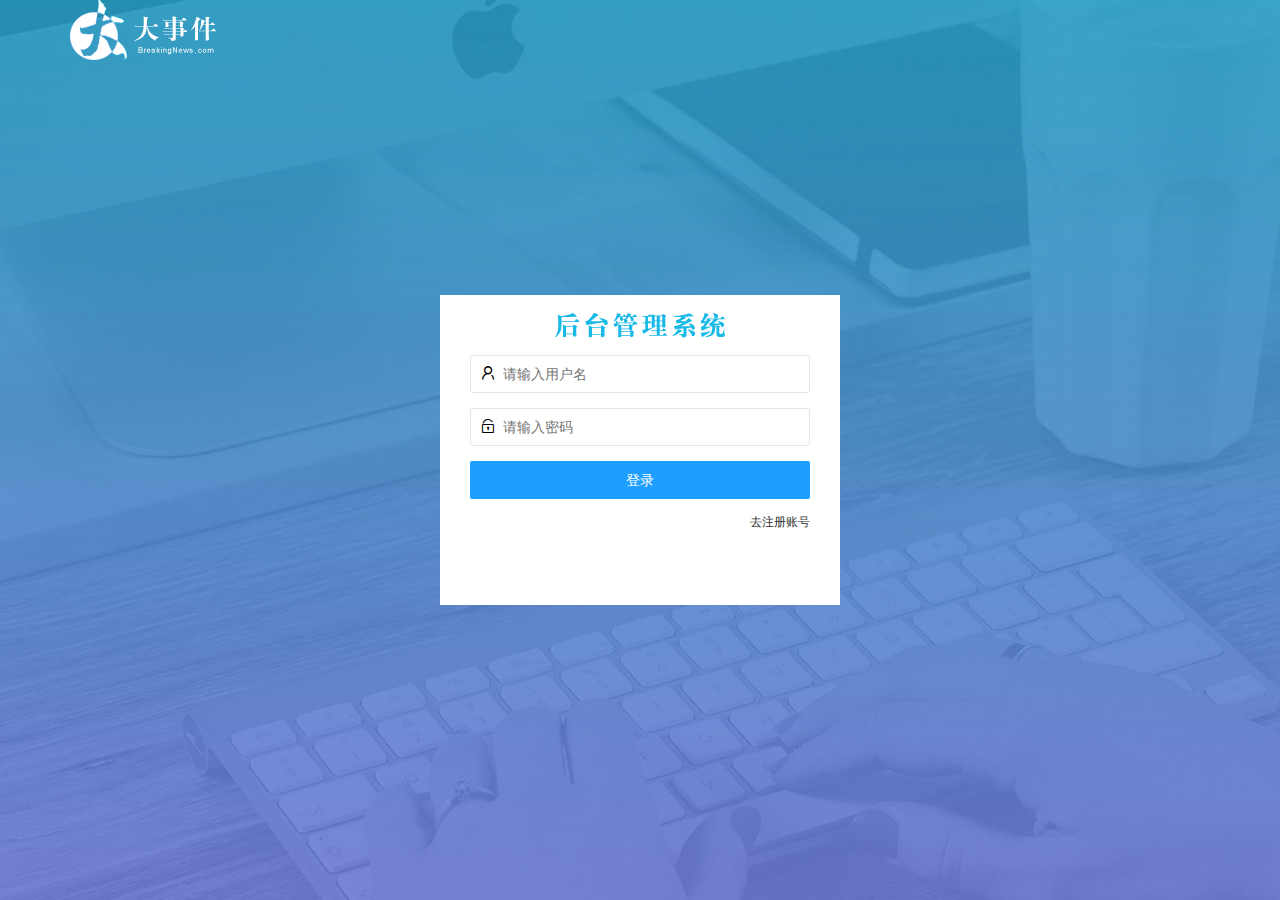
<file: login.html>
<!DOCTYPE html>
<html lang="en">
  <head>
    <meta charset="UTF-8" />
    <meta http-equiv="X-UA-Compatible" content="IE=edge" />
    <meta name="viewport" content="width=device-width, initial-scale=1.0" />
    <title>大事件登录|注册页面</title>
    <!-- 引用layUI -->
    <link rel="stylesheet" href="/assets/lib/layui/css/layui.css" />
    <link rel="stylesheet" href="./assets/css/login.css" />
  </head>
  <body>
    <!-- 头部区域 -->
    <div class="layui-main">
      <img src="./assets/images/logo.png" alt="" />
    </div>
    <!-- 登录注册区域 -->
    <div class="loginAndRegBox">
      <div class="title-box"></div>
      <!-- 登录的div -->
      <div class="login-box">
        <!-- 登录的表单 -->
        <form class="layui-form" id="form_login">
          <!-- 用户名 -->
          <div class="layui-form-item">
            <i class="layui-icon layui-icon-username"></i>
            <input
              type="text"
              name="username"
              required
              lay-verify="required"
              placeholder="请输入用户名"
              autocomplete="off"
              class="layui-input"
            />
          </div>
          <!-- 密码 -->
          <div class="layui-form-item">
            <i class="layui-icon layui-icon-password"></i>
            <input
              type="password"
              name="password"
              required
              lay-verify="required"
              placeholder="请输入密码"
              autocomplete="off"
              class="layui-input"
            />
          </div>
          <!-- 登录按钮 -->
          <div class="layui-form-item">
            <!-- 注意：表单提交按钮和普通按钮的区别，就是 lay-submit 属性 -->
            <button class="layui-btn layui-btn-fluid layui-btn-normal" lay-submit>登录</button>
          </div>
          <div class="layui-form-item links">
            <a href="javascript:;" id="link_reg">去注册账号</a>
          </div>
        </form>
      </div>
      <!-- 注册的div -->
      <div class="reg-box">
        <!-- 注册的表单 -->
        <form class="layui-form" id="form_reg">
          <!-- 用户名 -->
          <div class="layui-form-item">
            <i class="layui-icon layui-icon-username"></i>
            <input
              type="text"
              name="username"
              required
              lay-verify="required"
              placeholder="请输入用户名"
              autocomplete="off"
              class="layui-input"
            />
          </div>
          <!-- 密码 -->
          <div class="layui-form-item">
            <i class="layui-icon layui-icon-password"></i>
            <input
              type="password"
              name="password"
              required
              lay-verify="required"
              placeholder="请输入密码"
              autocomplete="off"
              class="layui-input"
            />
          </div>
          <!-- 密码确认框 -->
          <div class="layui-form-item">
            <i class="layui-icon layui-icon-password"></i>
            <input
              type="password"
              name="repassword"
              required
              lay-verify="required |repwd"
              placeholder="再次确认密码"
              autocomplete="off"
              class="layui-input"
            />
          </div>
          <!-- 注册按钮 -->
          <div class="layui-form-item">
            <!-- 注意：表单提交按钮和普通按钮的区别，就是 lay-submit 属性 -->
            <button class="layui-btn layui-btn-fluid layui-btn-normal" lay-submit>注册</button>
          </div>
          <div class="layui-form-item links">
            <a href="javascript:;" id="link_login">去登录</a>
          </div>
        </form>
      </div>
    </div>

    <!-- 表单验证 -->
    <script src="./assets/lib/layui/layui.all.js"></script>
    <!-- 导入jQuery -->
    <script src="./assets/lib/jquery.js"></script>

    <!-- 导入自己的js -->
    <script src="./assets/js/login.js"></script>
    <script src="./assets/js/baseAPI.js"></script>
  </body>
</html>
</file>
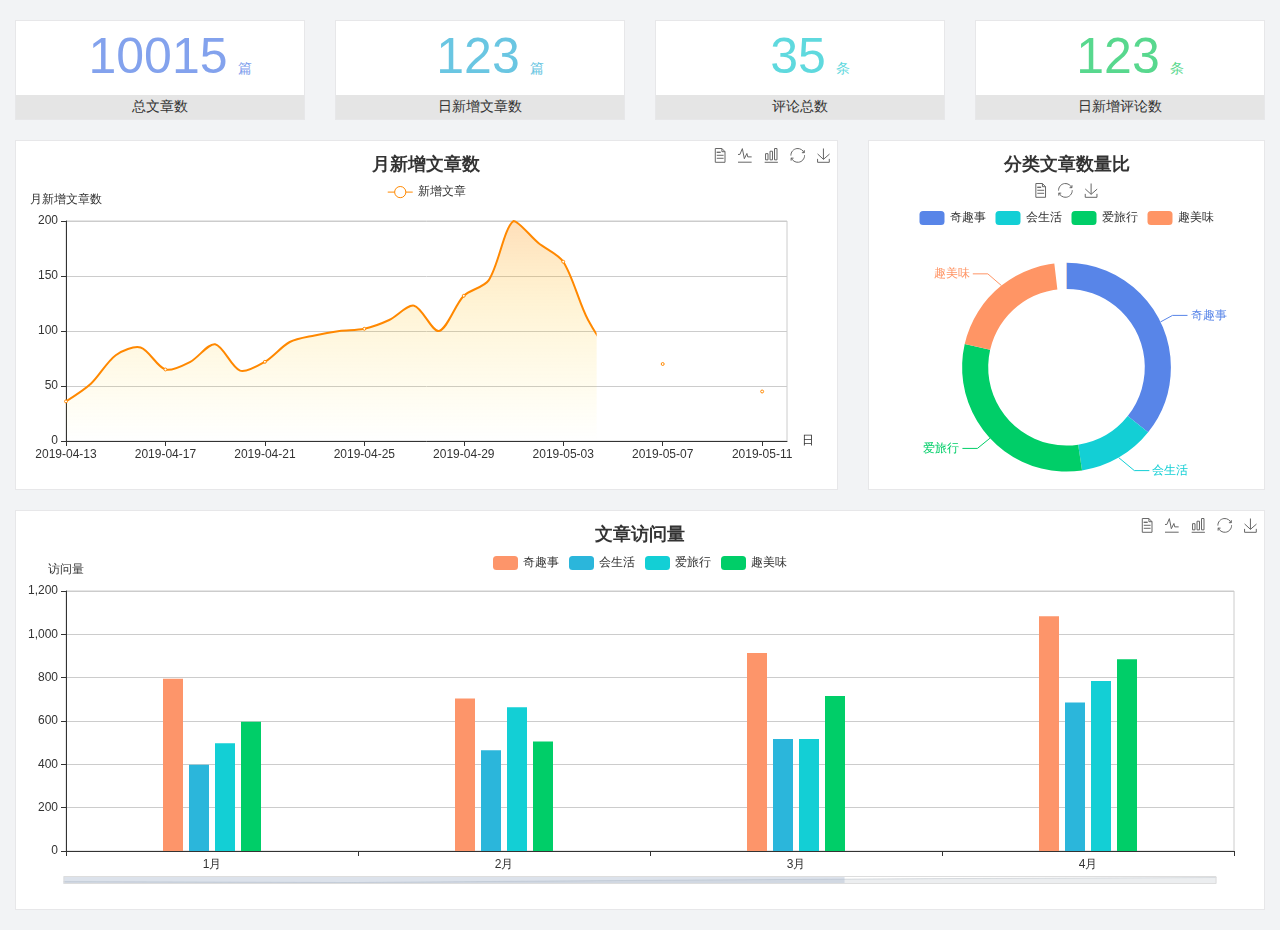
<file: home/dashboard.html>
<!DOCTYPE html>
<html lang="en">

<head>
  <meta charset="UTF-8">
  <meta name="viewport" content="width=device-width, initial-scale=1.0">
  <meta http-equiv="X-UA-Compatible" content="ie=edge">
  <title>图表统计</title>
  <link rel="stylesheet" href="../../assets/lib/bootstrap.css" />
  <link rel="stylesheet" href="../../assets/lib/main.css" />
  <script src="../../assets/lib/jquery.js"></script>
  <script type="text/javascript" src="../../assets/lib/echarts.min.js"></script>
</head>

<body>
  <div class="container-fluid">
    <div class="row spannel_list">
      <div class="col-sm-3 col-xs-6">
        <div class="spannel">
          <em>10015</em><span>篇</span>
          <b>总文章数</b>
        </div>
      </div>
      <div class="col-sm-3 col-xs-6">
        <div class="spannel scolor01">
          <em>123</em><span>篇</span>
          <b>日新增文章数</b>
        </div>
      </div>
      <div class="col-sm-3 col-xs-6">
        <div class="spannel scolor02">
          <em>35</em><span>条</span>
          <b>评论总数</b>
        </div>
      </div>
      <div class="col-sm-3 col-xs-6">
        <div class="spannel scolor03">
          <em>123</em><span>条</span>
          <b>日新增评论数</b>
        </div>
      </div>
    </div>
  </div>

  <div class="container-fluid">
    <div class="row curve-pie">
      <div class="col-lg-8 col-md-8">
        <div class="gragh_pannel" id="curve_show"></div>
      </div>
      <div class="col-lg-4 col-md-4">
        <div class="gragh_pannel" id="pie_show"></div>
      </div>
    </div>
  </div>

  <div class="container-fluid">
    <div class="column_pannel" id="column_show"></div>
  </div>

  <script>
    var oChart = echarts.init(document.getElementById('curve_show'));
    var aList_all = [
      { 'count': 36, 'date': '2019-04-13' },
      { 'count': 52, 'date': '2019-04-14' },
      { 'count': 78, 'date': '2019-04-15' },
      { 'count': 85, 'date': '2019-04-16' },
      { 'count': 65, 'date': '2019-04-17' },
      { 'count': 72, 'date': '2019-04-18' },
      { 'count': 88, 'date': '2019-04-19' },
      { 'count': 64, 'date': '2019-04-20' },
      { 'count': 72, 'date': '2019-04-21' },
      { 'count': 90, 'date': '2019-04-22' },
      { 'count': 96, 'date': '2019-04-23' },
      { 'count': 100, 'date': '2019-04-24' },
      { 'count': 102, 'date': '2019-04-25' },
      { 'count': 110, 'date': '2019-04-26' },
      { 'count': 123, 'date': '2019-04-27' },
      { 'count': 100, 'date': '2019-04-28' },
      { 'count': 132, 'date': '2019-04-29' },
      { 'count': 146, 'date': '2019-04-30' },
      { 'count': 200, 'date': '2019-05-01' },
      { 'count': 180, 'date': '2019-05-02' },
      { 'count': 163, 'date': '2019-05-03' },
      { 'count': 110, 'date': '2019-05-04' },
      { 'count': 80, 'date': '2019-05-05' },
      { 'count': 82, 'date': '2019-05-06' },
      { 'count': 70, 'date': '2019-05-07' },
      { 'count': 65, 'date': '2019-05-08' },
      { 'count': 54, 'date': '2019-05-09' },
      { 'count': 40, 'date': '2019-05-10' },
      { 'count': 45, 'date': '2019-05-11' },
      { 'count': 38, 'date': '2019-05-12' },
    ];

    let aCount = [];
    let aDate = [];

    for (var i = 0; i < aList_all.length; i++) {
      aCount.push(aList_all[i].count);
      aDate.push(aList_all[i].date);
    }

    var chartopt = {
      title: {
        text: '月新增文章数',
        left: 'center',
        top: '10'
      },
      tooltip: {
        trigger: 'axis'
      },
      legend: {
        data: ['新增文章'],
        top: '40'
      },
      toolbox: {
        show: true,
        feature: {
          mark: { show: true },
          dataView: { show: true, readOnly: false },
          magicType: { show: true, type: ['line', 'bar'] },
          restore: { show: true },
          saveAsImage: { show: true }
        }
      },
      calculable: true,
      xAxis: [
        {
          name: '日',
          type: 'category',
          boundaryGap: false,
          data: aDate
        }
      ],
      yAxis: [
        {
          name: '月新增文章数',
          type: 'value'
        }
      ],
      series: [
        {
          name: '新增文章',
          type: 'line',
          smooth: true,
          itemStyle: { normal: { areaStyle: { type: 'default' }, color: '#f80' }, lineStyle: { color: '#f80' } },
          data: aCount
        }],
      areaStyle: {
        normal: {
          color: new echarts.graphic.LinearGradient(0, 0, 0, 1, [{
            offset: 0,
            color: 'rgba(255,136,0,0.39)'
          }, {
            offset: .34,
            color: 'rgba(255,180,0,0.25)'
          }, {
            offset: 1,
            color: 'rgba(255,222,0,0.00)'
          }])

        }
      },
      grid: {
        show: true,
        x: 50,
        x2: 50,
        y: 80,
        height: 220
      }
    };

    oChart.setOption(chartopt);


    var oPie = echarts.init(document.getElementById('pie_show'));
    var oPieopt =
    {
      title: {
        top: 10,
        text: '分类文章数量比',
        x: 'center'
      },
      tooltip: {
        trigger: 'item',
        formatter: "{a} <br/>{b} : {c} ({d}%)"
      },
      color: ['#5885e8', '#13cfd5', '#00ce68', '#ff9565'],
      legend: {
        x: 'center',
        top: 65,
        data: ['奇趣事', '会生活', '爱旅行', '趣美味']
      },
      toolbox: {
        show: true,
        x: 'center',
        top: 35,
        feature: {
          mark: { show: true },
          dataView: { show: true, readOnly: false },
          magicType: {
            show: true,
            type: ['pie', 'funnel'],
            option: {
              funnel: {
                x: '25%',
                width: '50%',
                funnelAlign: 'left',
                max: 1548
              }
            }
          },
          restore: { show: true },
          saveAsImage: { show: true }
        }
      },
      calculable: true,
      series: [
        {
          name: '访问来源',
          type: 'pie',
          radius: ['45%', '60%'],
          center: ['50%', '65%'],
          data: [
            { value: 300, name: '奇趣事' },
            { value: 100, name: '会生活' },
            { value: 260, name: '爱旅行' },
            { value: 180, name: '趣美味' }
          ]
        }
      ]
    };
    oPie.setOption(oPieopt);



    var oColumn = this.echarts.init(document.getElementById('column_show'));
    var oColumnopt =
    {
      title: {
        text: '文章访问量',
        left: 'center',
        top: '10'
      },
      tooltip: {
        trigger: 'axis'
      },
      legend: {
        data: ['奇趣事', '会生活', '爱旅行', '趣美味'],
        top: '40'
      },
      toolbox: {
        show: true,
        feature: {
          mark: { show: true },
          dataView: { show: true, readOnly: false },
          magicType: { show: true, type: ['line', 'bar'] },
          restore: { show: true },
          saveAsImage: { show: true }
        }
      },
      calculable: true,
      xAxis: [
        {
          type: 'category',
          data: ['1月', '2月', '3月', '4月', '5月']
        }
      ],
      yAxis: [
        {
          name: '访问量',
          type: 'value'
        }
      ],
      series: [
        {
          name: '奇趣事',
          type: 'bar',
          barWidth: 20,
          itemStyle: {
            normal: { areaStyle: { type: 'default' }, color: '#fd956a' }
          },
          data: [800, 708, 920, 1090, 1200]
        },
        {
          name: '会生活',
          type: 'bar',
          barWidth: 20,
          itemStyle: {
            normal: { areaStyle: { type: 'default' }, color: '#2bb6db' }
          },
          data: [400, 468, 520, 690, 800]
        },
        {
          name: '爱旅行',
          type: 'bar',
          barWidth: 20,
          itemStyle: {
            normal: { areaStyle: { type: 'default' }, color: '#13cfd5' }
          },
          data: [500, 668, 520, 790, 900]
        },
        {
          name: '趣美味',
          type: 'bar',
          barWidth: 20,
          itemStyle: {
            normal: { areaStyle: { type: 'default' }, color: '#00ce68' }
          },
          data: [600, 508, 720, 890, 1000]
        }
      ],
      grid: {
        show: true,
        x: 50,
        x2: 30,
        y: 80,
        height: 260
      },
      dataZoom: [//给x轴设置滚动条
        {
          start: 0,//默认为0
          end: 100 - 1000 / 31,//默认为100
          type: 'slider',
          show: true,
          xAxisIndex: [0],
          handleSize: 0,//滑动条的 左右2个滑动条的大小
          height: 8,//组件高度
          left: 45, //左边的距离
          right: 50,//右边的距离
          bottom: 26,//右边的距离
          handleColor: '#ddd',//h滑动图标的颜色
          handleStyle: {
            borderColor: "#cacaca",
            borderWidth: "1",
            shadowBlur: 2,
            background: "#ddd",
            shadowColor: "#ddd",
          }
        }]
    };
    oColumn.setOption(oColumnopt);
  </script>
</body>

</html>
</file>
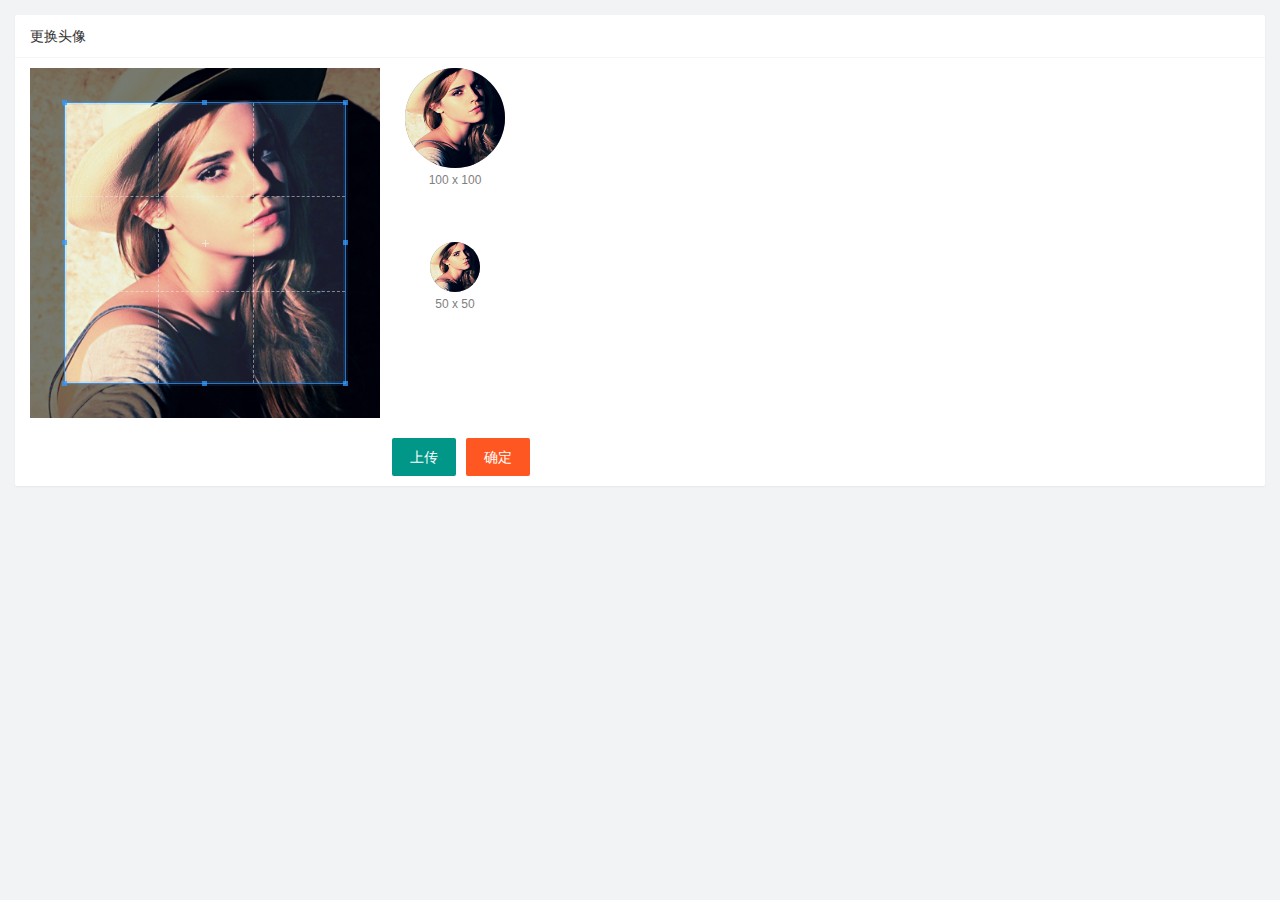
<file: user/user_avatar.html>
<!DOCTYPE html>
<html lang="en">
  <head>
    <meta charset="UTF-8" />
    <meta http-equiv="X-UA-Compatible" content="IE=edge" />
    <meta name="viewport" content="width=device-width, initial-scale=1.0" />
    <title>Document</title>
    <link rel="stylesheet" href="/assets/lib/layui/css/layui.css" />
    <link rel="stylesheet" href="/assets/lib/cropper/cropper.css" />
    <link rel="stylesheet" href="/assets/css/user_avatar.css" />
  </head>
  <body>
    <!-- 卡片区域 -->
    <div class="layui-card">
      <div class="layui-card-header">更换头像</div>
      <div class="layui-card-body">
        <!-- 第一行的图片裁剪和预览区域 -->
        <div class="row1">
          <!-- 图片裁剪区域 -->
          <div class="cropper-box">
            <!-- 这个 img 标签很重要，将来会把它初始化为裁剪区域 -->
            <img id="image" src="/assets/images/sample.jpg" />
          </div>
          <!-- 图片的预览区域 -->
          <div class="preview-box">
            <div>
              <!-- 宽高为 100px 的预览区域 -->
              <div class="img-preview w100"></div>
              <p class="size">100 x 100</p>
            </div>
            <div>
              <!-- 宽高为 50px 的预览区域 -->
              <div class="img-preview w50"></div>
              <p class="size">50 x 50</p>
            </div>
          </div>
        </div>

        <!-- 第二行的按钮区域 -->
        <!-- accept 可限制上传格式 -->
        <div class="row2">
          <input type="file" id="file" accept="image/png,image/jpeg" />
          <button type="button" class="layui-btn" id="btnChooseImage">上传</button>
          <button type="button" class="layui-btn layui-btn-danger" id="btnUpload">确定</button>
        </div>
      </div>
    </div>

    <script src="/assets/lib/layui/layui.all.js"></script>
    <script src="/assets/lib/jquery.js"></script>
    <script src="/assets/lib/cropper/Cropper.js"></script>
    <script src="/assets/lib/cropper/jquery-cropper.js"></script>
    <script src="/assets/js/baseAPI.js"></script>
    <script src="/assets/js/user_avatar.js"></script>
  </body>
</html>
</file>
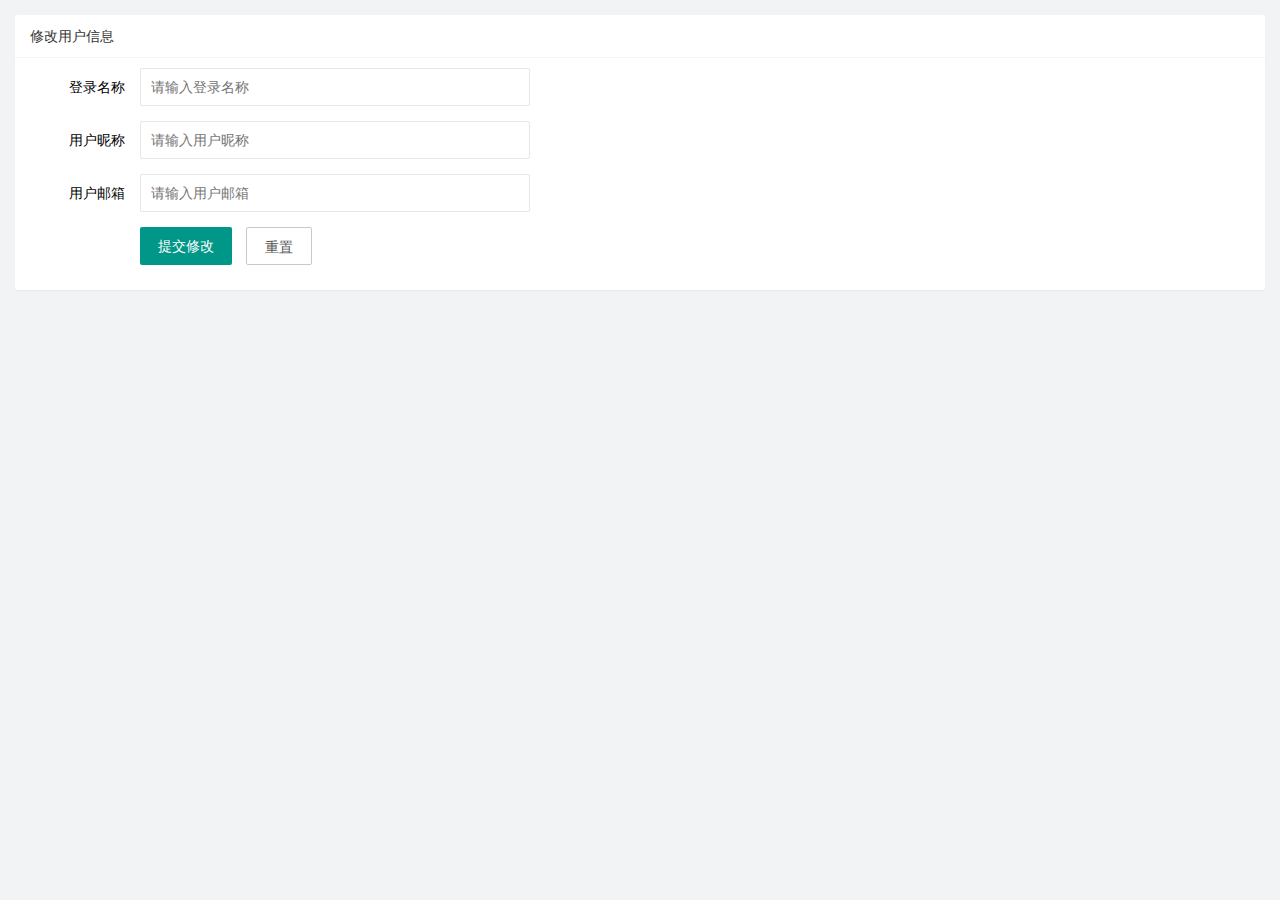
<file: user/user_info.html>
<!DOCTYPE html>
<html lang="en">
  <head>
    <meta charset="UTF-8" />
    <meta http-equiv="X-UA-Compatible" content="IE=edge" />
    <meta name="viewport" content="width=device-width, initial-scale=1.0" />
    <title>Document</title>
    <!-- 导入 layui 的样式 -->
    <link rel="stylesheet" href="/assets/lib/layui/css/layui.css" />
    <!-- 导入自己的样式 -->
    <link rel="stylesheet" href="/assets/css/user_info.css" />
  </head>
  <body>
    <!-- 卡片区域 -->
    <div class="layui-card">
      <div class="layui-card-header">修改用户信息</div>
      <div class="layui-card-body">
        <!-- form 表单区域 -->
        <form class="layui-form" lay-filter="formUserInfo">
          <div class="layui-form-item">
            <!-- 这是隐藏域 -->
            <input type="hidden" name="id" value="" />
            <label class="layui-form-label">登录名称</label>
            <div class="layui-input-block">
              <input
                type="text"
                name="username"
                required
                lay-verify="required"
                placeholder="请输入登录名称"
                autocomplete="off"
                class="layui-input"
                readonly
              />
            </div>
          </div>
          <div class="layui-form-item">
            <label class="layui-form-label">用户昵称</label>
            <div class="layui-input-block">
              <input
                type="text"
                name="nickname"
                required
                lay-verify="required|nickname"
                placeholder="请输入用户昵称"
                autocomplete="off"
                class="layui-input"
              />
            </div>
          </div>
          <div class="layui-form-item">
            <label class="layui-form-label">用户邮箱</label>
            <div class="layui-input-block">
              <input
                type="text"
                name="email"
                required
                lay-verify="required|email"
                placeholder="请输入用户邮箱"
                autocomplete="off"
                class="layui-input"
              />
            </div>
          </div>
          <div class="layui-form-item">
            <div class="layui-input-block">
              <button class="layui-btn" lay-submit lay-filter="formDemo">提交修改</button>
              <button type="reset" class="layui-btn layui-btn-primary" id="btnReset">重置</button>
            </div>
          </div>
        </form>
      </div>
    </div>

    <!-- 导入 layui 的 js -->
    <script src="/assets/lib/layui/layui.all.js"></script>
    <!-- 导入 jquery -->
    <script src="/assets/lib/jquery.js"></script>
    <script src="/assets/js/baseAPI.js"></script>
    <!-- 导入自己的 js -->
    <script src="/assets/js/user_info.js"></script>
  </body>
</html>
</file>
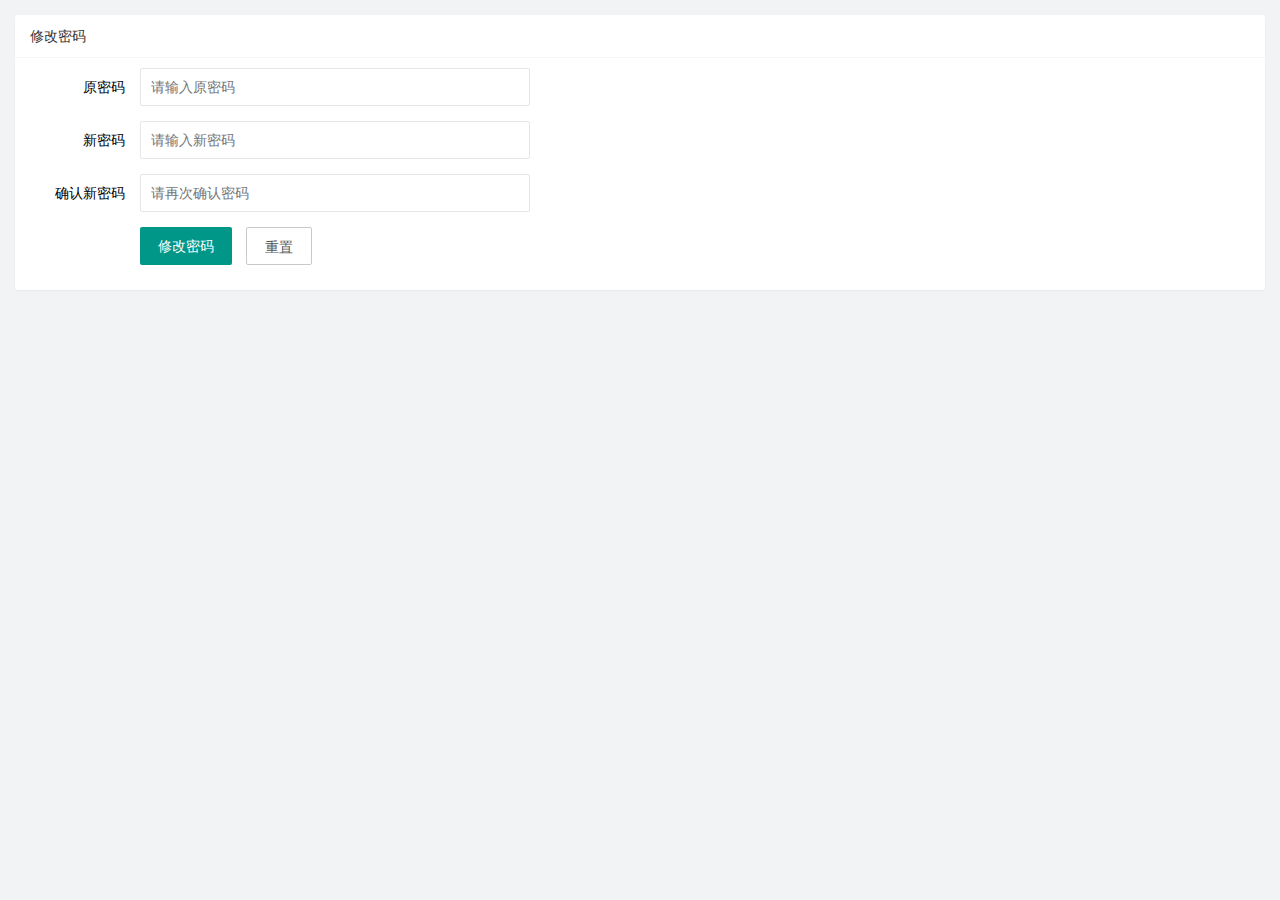
<file: user/user_pwd.html>
<!DOCTYPE html>
<html lang="en">
  <head>
    <meta charset="UTF-8" />
    <meta http-equiv="X-UA-Compatible" content="IE=edge" />
    <meta name="viewport" content="width=device-width, initial-scale=1.0" />
    <title>Document</title>
    <link rel="stylesheet" href="/assets/lib/layui/css/layui.css" />
    <link rel="stylesheet" href="/assets/css/user_pwd.css" />
  </head>
  <body>
    <!-- 卡片区域 -->
    <div class="layui-card">
      <div class="layui-card-header">修改密码</div>
      <div class="layui-card-body">
        <form class="layui-form">
          <div class="layui-form-item">
            <label class="layui-form-label">原密码</label>
            <div class="layui-input-block">
              <input
                type="password"
                name="oldPwd"
                required
                lay-verify="required|pwd"
                placeholder="请输入原密码"
                autocomplete="off"
                class="layui-input"
              />
            </div>
          </div>
          <div class="layui-form-item">
            <label class="layui-form-label">新密码</label>
            <div class="layui-input-block">
              <input
                type="password"
                name="newPwd"
                required
                lay-verify="required|samePwd|pwd"
                placeholder="请输入新密码"
                autocomplete="off"
                class="layui-input"
              />
            </div>
          </div>
          <div class="layui-form-item">
            <label class="layui-form-label">确认新密码</label>
            <div class="layui-input-block">
              <input
                type="password"
                name="rePwd"
                required
                lay-verify="required|rePwd"
                placeholder="请再次确认密码"
                autocomplete="off"
                class="layui-input"
              />
            </div>
          </div>
          <div class="layui-form-item">
            <div class="layui-input-block">
              <button class="layui-btn" lay-submit lay-filter="formDemo">修改密码</button>
              <button type="reset" class="layui-btn layui-btn-primary">重置</button>
            </div>
          </div>
        </form>
      </div>
    </div>
    <!-- 导入 layui 的 js -->
    <script src="/assets/lib/layui/layui.all.js"></script>
    <!-- 导入 jQuery -->
    <script src="/assets/lib/jquery.js"></script>
    <!-- 导入 baseAPI -->
    <script src="/assets/js/baseAPI.js"></script>
    <!-- 导入自己的 js -->
    <script src="/assets/js/user_pwd.js"></script>
  </body>
</html>
</file>
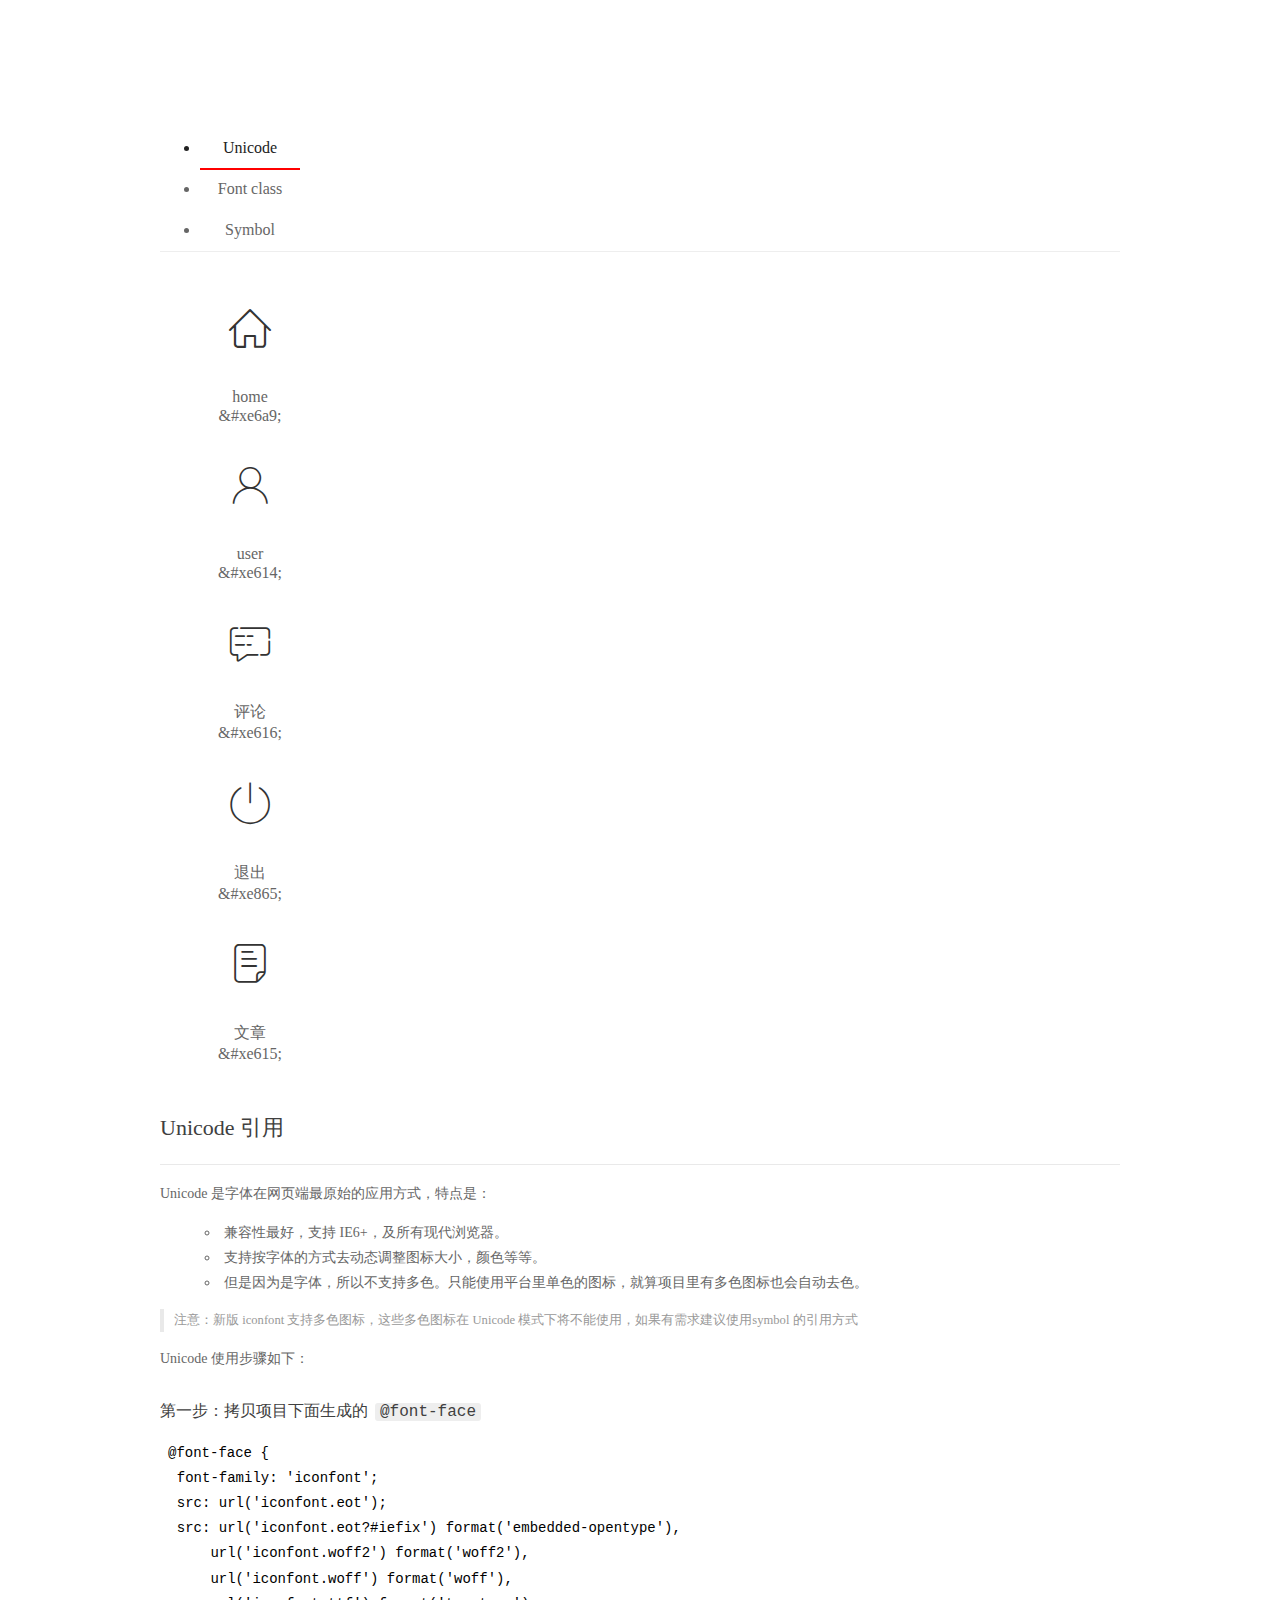
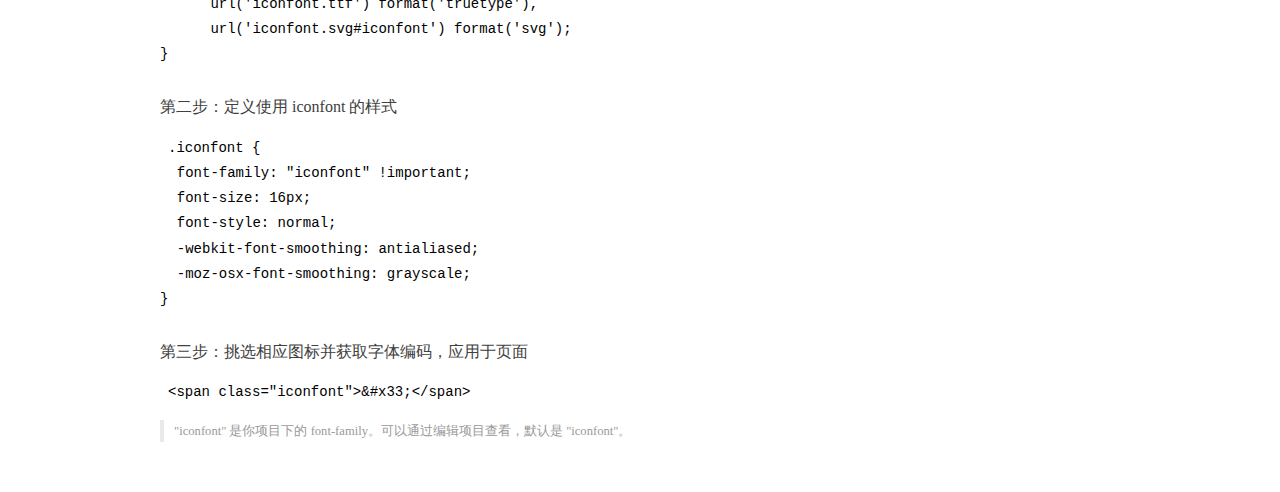
<file: assets/fonts/demo_index.html>
<!DOCTYPE html>
<html>
<head>
  <meta charset="utf-8"/>
  <title>IconFont Demo</title>
  <link rel="shortcut icon" href="https://gtms04.alicdn.com/tps/i4/TB1_oz6GVXXXXaFXpXXJDFnIXXX-64-64.ico" type="image/x-icon"/>
  <link rel="stylesheet" href="https://g.alicdn.com/thx/cube/1.3.2/cube.min.css">
  <link rel="stylesheet" href="demo.css">
  <link rel="stylesheet" href="iconfont.css">
  <script src="iconfont.js"></script>
  <!-- jQuery -->
  <script src="https://a1.alicdn.com/oss/uploads/2018/12/26/7bfddb60-08e8-11e9-9b04-53e73bb6408b.js"></script>
  <!-- 代码高亮 -->
  <script src="https://a1.alicdn.com/oss/uploads/2018/12/26/a3f714d0-08e6-11e9-8a15-ebf944d7534c.js"></script>
</head>
<body>
  <div class="main">
    <h1 class="logo"><a href="https://www.iconfont.cn/" title="iconfont 首页" target="_blank">&#xe86b;</a></h1>
    <div class="nav-tabs">
      <ul id="tabs" class="dib-box">
        <li class="dib active"><span>Unicode</span></li>
        <li class="dib"><span>Font class</span></li>
        <li class="dib"><span>Symbol</span></li>
      </ul>
      
    </div>
    <div class="tab-container">
      <div class="content unicode" style="display: block;">
          <ul class="icon_lists dib-box">
          
            <li class="dib">
              <span class="icon iconfont">&#xe6a9;</span>
                <div class="name">home</div>
                <div class="code-name">&amp;#xe6a9;</div>
              </li>
          
            <li class="dib">
              <span class="icon iconfont">&#xe614;</span>
                <div class="name">user</div>
                <div class="code-name">&amp;#xe614;</div>
              </li>
          
            <li class="dib">
              <span class="icon iconfont">&#xe616;</span>
                <div class="name">评论</div>
                <div class="code-name">&amp;#xe616;</div>
              </li>
          
            <li class="dib">
              <span class="icon iconfont">&#xe865;</span>
                <div class="name">退出</div>
                <div class="code-name">&amp;#xe865;</div>
              </li>
          
            <li class="dib">
              <span class="icon iconfont">&#xe615;</span>
                <div class="name">文章</div>
                <div class="code-name">&amp;#xe615;</div>
              </li>
          
          </ul>
          <div class="article markdown">
          <h2 id="unicode-">Unicode 引用</h2>
          <hr>

          <p>Unicode 是字体在网页端最原始的应用方式，特点是：</p>
          <ul>
            <li>兼容性最好，支持 IE6+，及所有现代浏览器。</li>
            <li>支持按字体的方式去动态调整图标大小，颜色等等。</li>
            <li>但是因为是字体，所以不支持多色。只能使用平台里单色的图标，就算项目里有多色图标也会自动去色。</li>
          </ul>
          <blockquote>
            <p>注意：新版 iconfont 支持多色图标，这些多色图标在 Unicode 模式下将不能使用，如果有需求建议使用symbol 的引用方式</p>
          </blockquote>
          <p>Unicode 使用步骤如下：</p>
          <h3 id="-font-face">第一步：拷贝项目下面生成的 <code>@font-face</code></h3>
<pre><code class="language-css"
>@font-face {
  font-family: 'iconfont';
  src: url('iconfont.eot');
  src: url('iconfont.eot?#iefix') format('embedded-opentype'),
      url('iconfont.woff2') format('woff2'),
      url('iconfont.woff') format('woff'),
      url('iconfont.ttf') format('truetype'),
      url('iconfont.svg#iconfont') format('svg');
}
</code></pre>
          <h3 id="-iconfont-">第二步：定义使用 iconfont 的样式</h3>
<pre><code class="language-css"
>.iconfont {
  font-family: "iconfont" !important;
  font-size: 16px;
  font-style: normal;
  -webkit-font-smoothing: antialiased;
  -moz-osx-font-smoothing: grayscale;
}
</code></pre>
          <h3 id="-">第三步：挑选相应图标并获取字体编码，应用于页面</h3>
<pre>
<code class="language-html"
>&lt;span class="iconfont"&gt;&amp;#x33;&lt;/span&gt;
</code></pre>
          <blockquote>
            <p>"iconfont" 是你项目下的 font-family。可以通过编辑项目查看，默认是 "iconfont"。</p>
          </blockquote>
          </div>
      </div>
      <div class="content font-class">
        <ul class="icon_lists dib-box">
          
          <li class="dib">
            <span class="icon iconfont icon-home"></span>
            <div class="name">
              home
            </div>
            <div class="code-name">.icon-home
            </div>
          </li>
          
          <li class="dib">
            <span class="icon iconfont icon-user"></span>
            <div class="name">
              user
            </div>
            <div class="code-name">.icon-user
            </div>
          </li>
          
          <li class="dib">
            <span class="icon iconfont icon-pinglun"></span>
            <div class="name">
              评论
            </div>
            <div class="code-name">.icon-pinglun
            </div>
          </li>
          
          <li class="dib">
            <span class="icon iconfont icon-tuichu"></span>
            <div class="name">
              退出
            </div>
            <div class="code-name">.icon-tuichu
            </div>
          </li>
          
          <li class="dib">
            <span class="icon iconfont icon-16"></span>
            <div class="name">
              文章
            </div>
            <div class="code-name">.icon-16
            </div>
          </li>
          
        </ul>
        <div class="article markdown">
        <h2 id="font-class-">font-class 引用</h2>
        <hr>

        <p>font-class 是 Unicode 使用方式的一种变种，主要是解决 Unicode 书写不直观，语意不明确的问题。</p>
        <p>与 Unicode 使用方式相比，具有如下特点：</p>
        <ul>
          <li>兼容性良好，支持 IE8+，及所有现代浏览器。</li>
          <li>相比于 Unicode 语意明确，书写更直观。可以很容易分辨这个 icon 是什么。</li>
          <li>因为使用 class 来定义图标，所以当要替换图标时，只需要修改 class 里面的 Unicode 引用。</li>
          <li>不过因为本质上还是使用的字体，所以多色图标还是不支持的。</li>
        </ul>
        <p>使用步骤如下：</p>
        <h3 id="-fontclass-">第一步：引入项目下面生成的 fontclass 代码：</h3>
<pre><code class="language-html">&lt;link rel="stylesheet" href="./iconfont.css"&gt;
</code></pre>
        <h3 id="-">第二步：挑选相应图标并获取类名，应用于页面：</h3>
<pre><code class="language-html">&lt;span class="iconfont icon-xxx"&gt;&lt;/span&gt;
</code></pre>
        <blockquote>
          <p>"
            iconfont" 是你项目下的 font-family。可以通过编辑项目查看，默认是 "iconfont"。</p>
        </blockquote>
      </div>
      </div>
      <div class="content symbol">
          <ul class="icon_lists dib-box">
          
            <li class="dib">
                <svg class="icon svg-icon" aria-hidden="true">
                  <use xlink:href="#icon-home"></use>
                </svg>
                <div class="name">home</div>
                <div class="code-name">#icon-home</div>
            </li>
          
            <li class="dib">
                <svg class="icon svg-icon" aria-hidden="true">
                  <use xlink:href="#icon-user"></use>
                </svg>
                <div class="name">user</div>
                <div class="code-name">#icon-user</div>
            </li>
          
            <li class="dib">
                <svg class="icon svg-icon" aria-hidden="true">
                  <use xlink:href="#icon-pinglun"></use>
                </svg>
                <div class="name">评论</div>
                <div class="code-name">#icon-pinglun</div>
            </li>
          
            <li class="dib">
                <svg class="icon svg-icon" aria-hidden="true">
                  <use xlink:href="#icon-tuichu"></use>
                </svg>
                <div class="name">退出</div>
                <div class="code-name">#icon-tuichu</div>
            </li>
          
            <li class="dib">
                <svg class="icon svg-icon" aria-hidden="true">
                  <use xlink:href="#icon-16"></use>
                </svg>
                <div class="name">文章</div>
                <div class="code-name">#icon-16</div>
            </li>
          
          </ul>
          <div class="article markdown">
          <h2 id="symbol-">Symbol 引用</h2>
          <hr>

          <p>这是一种全新的使用方式，应该说这才是未来的主流，也是平台目前推荐的用法。相关介绍可以参考这篇<a href="">文章</a>
            这种用法其实是做了一个 SVG 的集合，与另外两种相比具有如下特点：</p>
          <ul>
            <li>支持多色图标了，不再受单色限制。</li>
            <li>通过一些技巧，支持像字体那样，通过 <code>font-size</code>, <code>color</code> 来调整样式。</li>
            <li>兼容性较差，支持 IE9+，及现代浏览器。</li>
            <li>浏览器渲染 SVG 的性能一般，还不如 png。</li>
          </ul>
          <p>使用步骤如下：</p>
          <h3 id="-symbol-">第一步：引入项目下面生成的 symbol 代码：</h3>
<pre><code class="language-html">&lt;script src="./iconfont.js"&gt;&lt;/script&gt;
</code></pre>
          <h3 id="-css-">第二步：加入通用 CSS 代码（引入一次就行）：</h3>
<pre><code class="language-html">&lt;style&gt;
.icon {
  width: 1em;
  height: 1em;
  vertical-align: -0.15em;
  fill: currentColor;
  overflow: hidden;
}
&lt;/style&gt;
</code></pre>
          <h3 id="-">第三步：挑选相应图标并获取类名，应用于页面：</h3>
<pre><code class="language-html">&lt;svg class="icon" aria-hidden="true"&gt;
  &lt;use xlink:href="#icon-xxx"&gt;&lt;/use&gt;
&lt;/svg&gt;
</code></pre>
          </div>
      </div>

    </div>
  </div>
  <script>
  $(document).ready(function () {
      $('.tab-container .content:first').show()

      $('#tabs li').click(function (e) {
        var tabContent = $('.tab-container .content')
        var index = $(this).index()

        if ($(this).hasClass('active')) {
          return
        } else {
          $('#tabs li').removeClass('active')
          $(this).addClass('active')

          tabContent.hide().eq(index).fadeIn()
        }
      })
    })
  </script>
</body>
</html>
</file>
<file: assets/lib/layui/css/layui.css>
/** layui-v2.5.5 MIT License By https://www.layui.com */
 .layui-inline,img{display:inline-block;vertical-align:middle}h1,h2,h3,h4,h5,h6{font-weight:400}.layui-edge,.layui-header,.layui-inline,.layui-main{position:relative}.layui-body,.layui-edge,.layui-elip{overflow:hidden}.layui-btn,.layui-edge,.layui-inline,img{vertical-align:middle}.layui-btn,.layui-disabled,.layui-icon,.layui-unselect{-moz-user-select:none;-webkit-user-select:none;-ms-user-select:none}.layui-elip,.layui-form-checkbox span,.layui-form-pane .layui-form-label{text-overflow:ellipsis;white-space:nowrap}.layui-breadcrumb,.layui-tree-btnGroup{visibility:hidden}blockquote,body,button,dd,div,dl,dt,form,h1,h2,h3,h4,h5,h6,input,li,ol,p,pre,td,textarea,th,ul{margin:0;padding:0;-webkit-tap-highlight-color:rgba(0,0,0,0)}a:active,a:hover{outline:0}img{border:none}li{list-style:none}table{border-collapse:collapse;border-spacing:0}h4,h5,h6{font-size:100%}button,input,optgroup,option,select,textarea{font-family:inherit;font-size:inherit;font-style:inherit;font-weight:inherit;outline:0}pre{white-space:pre-wrap;white-space:-moz-pre-wrap;white-space:-pre-wrap;white-space:-o-pre-wrap;word-wrap:break-word}body{line-height:24px;font:14px Helvetica Neue,Helvetica,PingFang SC,Tahoma,Arial,sans-serif}hr{height:1px;margin:10px 0;border:0;clear:both}a{color:#333;text-decoration:none}a:hover{color:#777}a cite{font-style:normal;*cursor:pointer}.layui-border-box,.layui-border-box *{box-sizing:border-box}.layui-box,.layui-box *{box-sizing:content-box}.layui-clear{clear:both;*zoom:1}.layui-clear:after{content:'\20';clear:both;*zoom:1;display:block;height:0}.layui-inline{*display:inline;*zoom:1}.layui-edge{display:inline-block;width:0;height:0;border-width:6px;border-style:dashed;border-color:transparent}.layui-edge-top{top:-4px;border-bottom-color:#999;border-bottom-style:solid}.layui-edge-right{border-left-color:#999;border-left-style:solid}.layui-edge-bottom{top:2px;border-top-color:#999;border-top-style:solid}.layui-edge-left{border-right-color:#999;border-right-style:solid}.layui-disabled,.layui-disabled:hover{color:#d2d2d2!important;cursor:not-allowed!important}.layui-circle{border-radius:100%}.layui-show{display:block!important}.layui-hide{display:none!important}@font-face{font-family:layui-icon;src:url(../font/iconfont.eot?v=250);src:url(../font/iconfont.eot?v=250#iefix) format('embedded-opentype'),url(../font/iconfont.woff2?v=250) format('woff2'),url(../font/iconfont.woff?v=250) format('woff'),url(../font/iconfont.ttf?v=250) format('truetype'),url(../font/iconfont.svg?v=250#layui-icon) format('svg')}.layui-icon{font-family:layui-icon!important;font-size:16px;font-style:normal;-webkit-font-smoothing:antialiased;-moz-osx-font-smoothing:grayscale}.layui-icon-reply-fill:before{content:"\e611"}.layui-icon-set-fill:before{content:"\e614"}.layui-icon-menu-fill:before{content:"\e60f"}.layui-icon-search:before{content:"\e615"}.layui-icon-share:before{content:"\e641"}.layui-icon-set-sm:before{content:"\e620"}.layui-icon-engine:before{content:"\e628"}.layui-icon-close:before{content:"\1006"}.layui-icon-close-fill:before{content:"\1007"}.layui-icon-chart-screen:before{content:"\e629"}.layui-icon-star:before{content:"\e600"}.layui-icon-circle-dot:before{content:"\e617"}.layui-icon-chat:before{content:"\e606"}.layui-icon-release:before{content:"\e609"}.layui-icon-list:before{content:"\e60a"}.layui-icon-chart:before{content:"\e62c"}.layui-icon-ok-circle:before{content:"\1005"}.layui-icon-layim-theme:before{content:"\e61b"}.layui-icon-table:before{content:"\e62d"}.layui-icon-right:before{content:"\e602"}.layui-icon-left:before{content:"\e603"}.layui-icon-cart-simple:before{content:"\e698"}.layui-icon-face-cry:before{content:"\e69c"}.layui-icon-face-smile:before{content:"\e6af"}.layui-icon-survey:before{content:"\e6b2"}.layui-icon-tree:before{content:"\e62e"}.layui-icon-upload-circle:before{content:"\e62f"}.layui-icon-add-circle:before{content:"\e61f"}.layui-icon-download-circle:before{content:"\e601"}.layui-icon-templeate-1:before{content:"\e630"}.layui-icon-util:before{content:"\e631"}.layui-icon-face-surprised:before{content:"\e664"}.layui-icon-edit:before{content:"\e642"}.layui-icon-speaker:before{content:"\e645"}.layui-icon-down:before{content:"\e61a"}.layui-icon-file:before{content:"\e621"}.layui-icon-layouts:before{content:"\e632"}.layui-icon-rate-half:before{content:"\e6c9"}.layui-icon-add-circle-fine:before{content:"\e608"}.layui-icon-prev-circle:before{content:"\e633"}.layui-icon-read:before{content:"\e705"}.layui-icon-404:before{content:"\e61c"}.layui-icon-carousel:before{content:"\e634"}.layui-icon-help:before{content:"\e607"}.layui-icon-code-circle:before{content:"\e635"}.layui-icon-water:before{content:"\e636"}.layui-icon-username:before{content:"\e66f"}.layui-icon-find-fill:before{content:"\e670"}.layui-icon-about:before{content:"\e60b"}.layui-icon-location:before{content:"\e715"}.layui-icon-up:before{content:"\e619"}.layui-icon-pause:before{content:"\e651"}.layui-icon-date:before{content:"\e637"}.layui-icon-layim-uploadfile:before{content:"\e61d"}.layui-icon-delete:before{content:"\e640"}.layui-icon-play:before{content:"\e652"}.layui-icon-top:before{content:"\e604"}.layui-icon-friends:before{content:"\e612"}.layui-icon-refresh-3:before{content:"\e9aa"}.layui-icon-ok:before{content:"\e605"}.layui-icon-layer:before{content:"\e638"}.layui-icon-face-smile-fine:before{content:"\e60c"}.layui-icon-dollar:before{content:"\e659"}.layui-icon-group:before{content:"\e613"}.layui-icon-layim-download:before{content:"\e61e"}.layui-icon-picture-fine:before{content:"\e60d"}.layui-icon-link:before{content:"\e64c"}.layui-icon-diamond:before{content:"\e735"}.layui-icon-log:before{content:"\e60e"}.layui-icon-rate-solid:before{content:"\e67a"}.layui-icon-fonts-del:before{content:"\e64f"}.layui-icon-unlink:before{content:"\e64d"}.layui-icon-fonts-clear:before{content:"\e639"}.layui-icon-triangle-r:before{content:"\e623"}.layui-icon-circle:before{content:"\e63f"}.layui-icon-radio:before{content:"\e643"}.layui-icon-align-center:before{content:"\e647"}.layui-icon-align-right:before{content:"\e648"}.layui-icon-align-left:before{content:"\e649"}.layui-icon-loading-1:before{content:"\e63e"}.layui-icon-return:before{content:"\e65c"}.layui-icon-fonts-strong:before{content:"\e62b"}.layui-icon-upload:before{content:"\e67c"}.layui-icon-dialogue:before{content:"\e63a"}.layui-icon-video:before{content:"\e6ed"}.layui-icon-headset:before{content:"\e6fc"}.layui-icon-cellphone-fine:before{content:"\e63b"}.layui-icon-add-1:before{content:"\e654"}.layui-icon-face-smile-b:before{content:"\e650"}.layui-icon-fonts-html:before{content:"\e64b"}.layui-icon-form:before{content:"\e63c"}.layui-icon-cart:before{content:"\e657"}.layui-icon-camera-fill:before{content:"\e65d"}.layui-icon-tabs:before{content:"\e62a"}.layui-icon-fonts-code:before{content:"\e64e"}.layui-icon-fire:before{content:"\e756"}.layui-icon-set:before{content:"\e716"}.layui-icon-fonts-u:before{content:"\e646"}.layui-icon-triangle-d:before{content:"\e625"}.layui-icon-tips:before{content:"\e702"}.layui-icon-picture:before{content:"\e64a"}.layui-icon-more-vertical:before{content:"\e671"}.layui-icon-flag:before{content:"\e66c"}.layui-icon-loading:before{content:"\e63d"}.layui-icon-fonts-i:before{content:"\e644"}.layui-icon-refresh-1:before{content:"\e666"}.layui-icon-rmb:before{content:"\e65e"}.layui-icon-home:before{content:"\e68e"}.layui-icon-user:before{content:"\e770"}.layui-icon-notice:before{content:"\e667"}.layui-icon-login-weibo:before{content:"\e675"}.layui-icon-voice:before{content:"\e688"}.layui-icon-upload-drag:before{content:"\e681"}.layui-icon-login-qq:before{content:"\e676"}.layui-icon-snowflake:before{content:"\e6b1"}.layui-icon-file-b:before{content:"\e655"}.layui-icon-template:before{content:"\e663"}.layui-icon-auz:before{content:"\e672"}.layui-icon-console:before{content:"\e665"}.layui-icon-app:before{content:"\e653"}.layui-icon-prev:before{content:"\e65a"}.layui-icon-website:before{content:"\e7ae"}.layui-icon-next:before{content:"\e65b"}.layui-icon-component:before{content:"\e857"}.layui-icon-more:before{content:"\e65f"}.layui-icon-login-wechat:before{content:"\e677"}.layui-icon-shrink-right:before{content:"\e668"}.layui-icon-spread-left:before{content:"\e66b"}.layui-icon-camera:before{content:"\e660"}.layui-icon-note:before{content:"\e66e"}.layui-icon-refresh:before{content:"\e669"}.layui-icon-female:before{content:"\e661"}.layui-icon-male:before{content:"\e662"}.layui-icon-password:before{content:"\e673"}.layui-icon-senior:before{content:"\e674"}.layui-icon-theme:before{content:"\e66a"}.layui-icon-tread:before{content:"\e6c5"}.layui-icon-praise:before{content:"\e6c6"}.layui-icon-star-fill:before{content:"\e658"}.layui-icon-rate:before{content:"\e67b"}.layui-icon-template-1:before{content:"\e656"}.layui-icon-vercode:before{content:"\e679"}.layui-icon-cellphone:before{content:"\e678"}.layui-icon-screen-full:before{content:"\e622"}.layui-icon-screen-restore:before{content:"\e758"}.layui-icon-cols:before{content:"\e610"}.layui-icon-export:before{content:"\e67d"}.layui-icon-print:before{content:"\e66d"}.layui-icon-slider:before{content:"\e714"}.layui-icon-addition:before{content:"\e624"}.layui-icon-subtraction:before{content:"\e67e"}.layui-icon-service:before{content:"\e626"}.layui-icon-transfer:before{content:"\e691"}.layui-main{width:1140px;margin:0 auto}.layui-header{z-index:1000;height:60px}.layui-header a:hover{transition:all .5s;-webkit-transition:all .5s}.layui-side{position:fixed;left:0;top:0;bottom:0;z-index:999;width:200px;overflow-x:hidden}.layui-side-scroll{position:relative;width:220px;height:100%;overflow-x:hidden}.layui-body{position:absolute;left:200px;right:0;top:0;bottom:0;z-index:998;width:auto;overflow-y:auto;box-sizing:border-box}.layui-layout-body{overflow:hidden}.layui-layout-admin .layui-header{background-color:#23262E}.layui-layout-admin .layui-side{top:60px;width:200px;overflow-x:hidden}.layui-layout-admin .layui-body{position:fixed;top:60px;bottom:44px}.layui-layout-admin .layui-main{width:auto;margin:0 15px}.layui-layout-admin .layui-footer{position:fixed;left:200px;right:0;bottom:0;height:44px;line-height:44px;padding:0 15px;background-color:#eee}.layui-layout-admin .layui-logo{position:absolute;left:0;top:0;width:200px;height:100%;line-height:60px;text-align:center;color:#009688;font-size:16px}.layui-layout-admin .layui-header .layui-nav{background:0 0}.layui-layout-left{position:absolute!important;left:200px;top:0}.layui-layout-right{position:absolute!important;right:0;top:0}.layui-container{position:relative;margin:0 auto;padding:0 15px;box-sizing:border-box}.layui-fluid{position:relative;margin:0 auto;padding:0 15px}.layui-row:after,.layui-row:before{content:'';display:block;clear:both}.layui-col-lg1,.layui-col-lg10,.layui-col-lg11,.layui-col-lg12,.layui-col-lg2,.layui-col-lg3,.layui-col-lg4,.layui-col-lg5,.layui-col-lg6,.layui-col-lg7,.layui-col-lg8,.layui-col-lg9,.layui-col-md1,.layui-col-md10,.layui-col-md11,.layui-col-md12,.layui-col-md2,.layui-col-md3,.layui-col-md4,.layui-col-md5,.layui-col-md6,.layui-col-md7,.layui-col-md8,.layui-col-md9,.layui-col-sm1,.layui-col-sm10,.layui-col-sm11,.layui-col-sm12,.layui-col-sm2,.layui-col-sm3,.layui-col-sm4,.layui-col-sm5,.layui-col-sm6,.layui-col-sm7,.layui-col-sm8,.layui-col-sm9,.layui-col-xs1,.layui-col-xs10,.layui-col-xs11,.layui-col-xs12,.layui-col-xs2,.layui-col-xs3,.layui-col-xs4,.layui-col-xs5,.layui-col-xs6,.layui-col-xs7,.layui-col-xs8,.layui-col-xs9{position:relative;display:block;box-sizing:border-box}.layui-col-xs1,.layui-col-xs10,.layui-col-xs11,.layui-col-xs12,.layui-col-xs2,.layui-col-xs3,.layui-col-xs4,.layui-col-xs5,.layui-col-xs6,.layui-col-xs7,.layui-col-xs8,.layui-col-xs9{float:left}.layui-col-xs1{width:8.33333333%}.layui-col-xs2{width:16.66666667%}.layui-col-xs3{width:25%}.layui-col-xs4{width:33.33333333%}.layui-col-xs5{width:41.66666667%}.layui-col-xs6{width:50%}.layui-col-xs7{width:58.33333333%}.layui-col-xs8{width:66.66666667%}.layui-col-xs9{width:75%}.layui-col-xs10{width:83.33333333%}.layui-col-xs11{width:91.66666667%}.layui-col-xs12{width:100%}.layui-col-xs-offset1{margin-left:8.33333333%}.layui-col-xs-offset2{margin-left:16.66666667%}.layui-col-xs-offset3{margin-left:25%}.layui-col-xs-offset4{margin-left:33.33333333%}.layui-col-xs-offset5{margin-left:41.66666667%}.layui-col-xs-offset6{margin-left:50%}.layui-col-xs-offset7{margin-left:58.33333333%}.layui-col-xs-offset8{margin-left:66.66666667%}.layui-col-xs-offset9{margin-left:75%}.layui-col-xs-offset10{margin-left:83.33333333%}.layui-col-xs-offset11{margin-left:91.66666667%}.layui-col-xs-offset12{margin-left:100%}@media screen and (max-width:768px){.layui-hide-xs{display:none!important}.layui-show-xs-block{display:block!important}.layui-show-xs-inline{display:inline!important}.layui-show-xs-inline-block{display:inline-block!important}}@media screen and (min-width:768px){.layui-container{width:750px}.layui-hide-sm{display:none!important}.layui-show-sm-block{display:block!important}.layui-show-sm-inline{display:inline!important}.layui-show-sm-inline-block{display:inline-block!important}.layui-col-sm1,.layui-col-sm10,.layui-col-sm11,.layui-col-sm12,.layui-col-sm2,.layui-col-sm3,.layui-col-sm4,.layui-col-sm5,.layui-col-sm6,.layui-col-sm7,.layui-col-sm8,.layui-col-sm9{float:left}.layui-col-sm1{width:8.33333333%}.layui-col-sm2{width:16.66666667%}.layui-col-sm3{width:25%}.layui-col-sm4{width:33.33333333%}.layui-col-sm5{width:41.66666667%}.layui-col-sm6{width:50%}.layui-col-sm7{width:58.33333333%}.layui-col-sm8{width:66.66666667%}.layui-col-sm9{width:75%}.layui-col-sm10{width:83.33333333%}.layui-col-sm11{width:91.66666667%}.layui-col-sm12{width:100%}.layui-col-sm-offset1{margin-left:8.33333333%}.layui-col-sm-offset2{margin-left:16.66666667%}.layui-col-sm-offset3{margin-left:25%}.layui-col-sm-offset4{margin-left:33.33333333%}.layui-col-sm-offset5{margin-left:41.66666667%}.layui-col-sm-offset6{margin-left:50%}.layui-col-sm-offset7{margin-left:58.33333333%}.layui-col-sm-offset8{margin-left:66.66666667%}.layui-col-sm-offset9{margin-left:75%}.layui-col-sm-offset10{margin-left:83.33333333%}.layui-col-sm-offset11{margin-left:91.66666667%}.layui-col-sm-offset12{margin-left:100%}}@media screen and (min-width:992px){.layui-container{width:970px}.layui-hide-md{display:none!important}.layui-show-md-block{display:block!important}.layui-show-md-inline{display:inline!important}.layui-show-md-inline-block{display:inline-block!important}.layui-col-md1,.layui-col-md10,.layui-col-md11,.layui-col-md12,.layui-col-md2,.layui-col-md3,.layui-col-md4,.layui-col-md5,.layui-col-md6,.layui-col-md7,.layui-col-md8,.layui-col-md9{float:left}.layui-col-md1{width:8.33333333%}.layui-col-md2{width:16.66666667%}.layui-col-md3{width:25%}.layui-col-md4{width:33.33333333%}.layui-col-md5{width:41.66666667%}.layui-col-md6{width:50%}.layui-col-md7{width:58.33333333%}.layui-col-md8{width:66.66666667%}.layui-col-md9{width:75%}.layui-col-md10{width:83.33333333%}.layui-col-md11{width:91.66666667%}.layui-col-md12{width:100%}.layui-col-md-offset1{margin-left:8.33333333%}.layui-col-md-offset2{margin-left:16.66666667%}.layui-col-md-offset3{margin-left:25%}.layui-col-md-offset4{margin-left:33.33333333%}.layui-col-md-offset5{margin-left:41.66666667%}.layui-col-md-offset6{margin-left:50%}.layui-col-md-offset7{margin-left:58.33333333%}.layui-col-md-offset8{margin-left:66.66666667%}.layui-col-md-offset9{margin-left:75%}.layui-col-md-offset10{margin-left:83.33333333%}.layui-col-md-offset11{margin-left:91.66666667%}.layui-col-md-offset12{margin-left:100%}}@media screen and (min-width:1200px){.layui-container{width:1170px}.layui-hide-lg{display:none!important}.layui-show-lg-block{display:block!important}.layui-show-lg-inline{display:inline!important}.layui-show-lg-inline-block{display:inline-block!important}.layui-col-lg1,.layui-col-lg10,.layui-col-lg11,.layui-col-lg12,.layui-col-lg2,.layui-col-lg3,.layui-col-lg4,.layui-col-lg5,.layui-col-lg6,.layui-col-lg7,.layui-col-lg8,.layui-col-lg9{float:left}.layui-col-lg1{width:8.33333333%}.layui-col-lg2{width:16.66666667%}.layui-col-lg3{width:25%}.layui-col-lg4{width:33.33333333%}.layui-col-lg5{width:41.66666667%}.layui-col-lg6{width:50%}.layui-col-lg7{width:58.33333333%}.layui-col-lg8{width:66.66666667%}.layui-col-lg9{width:75%}.layui-col-lg10{width:83.33333333%}.layui-col-lg11{width:91.66666667%}.layui-col-lg12{width:100%}.layui-col-lg-offset1{margin-left:8.33333333%}.layui-col-lg-offset2{margin-left:16.66666667%}.layui-col-lg-offset3{margin-left:25%}.layui-col-lg-offset4{margin-left:33.33333333%}.layui-col-lg-offset5{margin-left:41.66666667%}.layui-col-lg-offset6{margin-left:50%}.layui-col-lg-offset7{margin-left:58.33333333%}.layui-col-lg-offset8{margin-left:66.66666667%}.layui-col-lg-offset9{margin-left:75%}.layui-col-lg-offset10{margin-left:83.33333333%}.layui-col-lg-offset11{margin-left:91.66666667%}.layui-col-lg-offset12{margin-left:100%}}.layui-col-space1{margin:-.5px}.layui-col-space1>*{padding:.5px}.layui-col-space3{margin:-1.5px}.layui-col-space3>*{padding:1.5px}.layui-col-space5{margin:-2.5px}.layui-col-space5>*{padding:2.5px}.layui-col-space8{margin:-3.5px}.layui-col-space8>*{padding:3.5px}.layui-col-space10{margin:-5px}.layui-col-space10>*{padding:5px}.layui-col-space12{margin:-6px}.layui-col-space12>*{padding:6px}.layui-col-space15{margin:-7.5px}.layui-col-space15>*{padding:7.5px}.layui-col-space18{margin:-9px}.layui-col-space18>*{padding:9px}.layui-col-space20{margin:-10px}.layui-col-space20>*{padding:10px}.layui-col-space22{margin:-11px}.layui-col-space22>*{padding:11px}.layui-col-space25{margin:-12.5px}.layui-col-space25>*{padding:12.5px}.layui-col-space30{margin:-15px}.layui-col-space30>*{padding:15px}.layui-btn,.layui-input,.layui-select,.layui-textarea,.layui-upload-button{outline:0;-webkit-appearance:none;transition:all .3s;-webkit-transition:all .3s;box-sizing:border-box}.layui-elem-quote{margin-bottom:10px;padding:15px;line-height:22px;border-left:5px solid #009688;border-radius:0 2px 2px 0;background-color:#f2f2f2}.layui-quote-nm{border-style:solid;border-width:1px 1px 1px 5px;background:0 0}.layui-elem-field{margin-bottom:10px;padding:0;border-width:1px;border-style:solid}.layui-elem-field legend{margin-left:20px;padding:0 10px;font-size:20px;font-weight:300}.layui-field-title{margin:10px 0 20px;border-width:1px 0 0}.layui-field-box{padding:10px 15px}.layui-field-title .layui-field-box{padding:10px 0}.layui-progress{position:relative;height:6px;border-radius:20px;background-color:#e2e2e2}.layui-progress-bar{position:absolute;left:0;top:0;width:0;max-width:100%;height:6px;border-radius:20px;text-align:right;background-color:#5FB878;transition:all .3s;-webkit-transition:all .3s}.layui-progress-big,.layui-progress-big .layui-progress-bar{height:18px;line-height:18px}.layui-progress-text{position:relative;top:-20px;line-height:18px;font-size:12px;color:#666}.layui-progress-big .layui-progress-text{position:static;padding:0 10px;color:#fff}.layui-collapse{border-width:1px;border-style:solid;border-radius:2px}.layui-colla-content,.layui-colla-item{border-top-width:1px;border-top-style:solid}.layui-colla-item:first-child{border-top:none}.layui-colla-title{position:relative;height:42px;line-height:42px;padding:0 15px 0 35px;color:#333;background-color:#f2f2f2;cursor:pointer;font-size:14px;overflow:hidden}.layui-colla-content{display:none;padding:10px 15px;line-height:22px;color:#666}.layui-colla-icon{position:absolute;left:15px;top:0;font-size:14px}.layui-card{margin-bottom:15px;border-radius:2px;background-color:#fff;box-shadow:0 1px 2px 0 rgba(0,0,0,.05)}.layui-card:last-child{margin-bottom:0}.layui-card-header{position:relative;height:42px;line-height:42px;padding:0 15px;border-bottom:1px solid #f6f6f6;color:#333;border-radius:2px 2px 0 0;font-size:14px}.layui-bg-black,.layui-bg-blue,.layui-bg-cyan,.layui-bg-green,.layui-bg-orange,.layui-bg-red{color:#fff!important}.layui-card-body{position:relative;padding:10px 15px;line-height:24px}.layui-card-body[pad15]{padding:15px}.layui-card-body[pad20]{padding:20px}.layui-card-body .layui-table{margin:5px 0}.layui-card .layui-tab{margin:0}.layui-panel-window{position:relative;padding:15px;border-radius:0;border-top:5px solid #E6E6E6;background-color:#fff}.layui-auxiliar-moving{position:fixed;left:0;right:0;top:0;bottom:0;width:100%;height:100%;background:0 0;z-index:9999999999}.layui-form-label,.layui-form-mid,.layui-form-select,.layui-input-block,.layui-input-inline,.layui-textarea{position:relative}.layui-bg-red{background-color:#FF5722!important}.layui-bg-orange{background-color:#FFB800!important}.layui-bg-green{background-color:#009688!important}.layui-bg-cyan{background-color:#2F4056!important}.layui-bg-blue{background-color:#1E9FFF!important}.layui-bg-black{background-color:#393D49!important}.layui-bg-gray{background-color:#eee!important;color:#666!important}.layui-badge-rim,.layui-colla-content,.layui-colla-item,.layui-collapse,.layui-elem-field,.layui-form-pane .layui-form-item[pane],.layui-form-pane .layui-form-label,.layui-input,.layui-layedit,.layui-layedit-tool,.layui-quote-nm,.layui-select,.layui-tab-bar,.layui-tab-card,.layui-tab-title,.layui-tab-title .layui-this:after,.layui-textarea{border-color:#e6e6e6}.layui-timeline-item:before,hr{background-color:#e6e6e6}.layui-text{line-height:22px;font-size:14px;color:#666}.layui-text h1,.layui-text h2,.layui-text h3{font-weight:500;color:#333}.layui-text h1{font-size:30px}.layui-text h2{font-size:24px}.layui-text h3{font-size:18px}.layui-text a:not(.layui-btn){color:#01AAED}.layui-text a:not(.layui-btn):hover{text-decoration:underline}.layui-text ul{padding:5px 0 5px 15px}.layui-text ul li{margin-top:5px;list-style-type:disc}.layui-text em,.layui-word-aux{color:#999!important;padding:0 5px!important}.layui-btn{display:inline-block;height:38px;line-height:38px;padding:0 18px;background-color:#009688;color:#fff;white-space:nowrap;text-align:center;font-size:14px;border:none;border-radius:2px;cursor:pointer}.layui-btn:hover{opacity:.8;filter:alpha(opacity=80);color:#fff}.layui-btn:active{opacity:1;filter:alpha(opacity=100)}.layui-btn+.layui-btn{margin-left:10px}.layui-btn-container{font-size:0}.layui-btn-container .layui-btn{margin-right:10px;margin-bottom:10px}.layui-btn-container .layui-btn+.layui-btn{margin-left:0}.layui-table .layui-btn-container .layui-btn{margin-bottom:9px}.layui-btn-radius{border-radius:100px}.layui-btn .layui-icon{margin-right:3px;font-size:18px;vertical-align:bottom;vertical-align:middle\9}.layui-btn-primary{border:1px solid #C9C9C9;background-color:#fff;color:#555}.layui-btn-primary:hover{border-color:#009688;color:#333}.layui-btn-normal{background-color:#1E9FFF}.layui-btn-warm{background-color:#FFB800}.layui-btn-danger{background-color:#FF5722}.layui-btn-checked{background-color:#5FB878}.layui-btn-disabled,.layui-btn-disabled:active,.layui-btn-disabled:hover{border:1px solid #e6e6e6;background-color:#FBFBFB;color:#C9C9C9;cursor:not-allowed;opacity:1}.layui-btn-lg{height:44px;line-height:44px;padding:0 25px;font-size:16px}.layui-btn-sm{height:30px;line-height:30px;padding:0 10px;font-size:12px}.layui-btn-sm i{font-size:16px!important}.layui-btn-xs{height:22px;line-height:22px;padding:0 5px;font-size:12px}.layui-btn-xs i{font-size:14px!important}.layui-btn-group{display:inline-block;vertical-align:middle;font-size:0}.layui-btn-group .layui-btn{margin-left:0!important;margin-right:0!important;border-left:1px solid rgba(255,255,255,.5);border-radius:0}.layui-btn-group .layui-btn-primary{border-left:none}.layui-btn-group .layui-btn-primary:hover{border-color:#C9C9C9;color:#009688}.layui-btn-group .layui-btn:first-child{border-left:none;border-radius:2px 0 0 2px}.layui-btn-group .layui-btn-primary:first-child{border-left:1px solid #c9c9c9}.layui-btn-group .layui-btn:last-child{border-radius:0 2px 2px 0}.layui-btn-group .layui-btn+.layui-btn{margin-left:0}.layui-btn-group+.layui-btn-group{margin-left:10px}.layui-btn-fluid{width:100%}.layui-input,.layui-select,.layui-textarea{height:38px;line-height:1.3;line-height:38px\9;border-width:1px;border-style:solid;background-color:#fff;border-radius:2px}.layui-input::-webkit-input-placeholder,.layui-select::-webkit-input-placeholder,.layui-textarea::-webkit-input-placeholder{line-height:1.3}.layui-input,.layui-textarea{display:block;width:100%;padding-left:10px}.layui-input:hover,.layui-textarea:hover{border-color:#D2D2D2!important}.layui-input:focus,.layui-textarea:focus{border-color:#C9C9C9!important}.layui-textarea{min-height:100px;height:auto;line-height:20px;padding:6px 10px;resize:vertical}.layui-select{padding:0 10px}.layui-form input[type=checkbox],.layui-form input[type=radio],.layui-form select{display:none}.layui-form [lay-ignore]{display:initial}.layui-form-item{margin-bottom:15px;clear:both;*zoom:1}.layui-form-item:after{content:'\20';clear:both;*zoom:1;display:block;height:0}.layui-form-label{float:left;display:block;padding:9px 15px;width:80px;font-weight:400;line-height:20px;text-align:right}.layui-form-label-col{display:block;float:none;padding:9px 0;line-height:20px;text-align:left}.layui-form-item .layui-inline{margin-bottom:5px;margin-right:10px}.layui-input-block{margin-left:110px;min-height:36px}.layui-input-inline{display:inline-block;vertical-align:middle}.layui-form-item .layui-input-inline{float:left;width:190px;margin-right:10px}.layui-form-text .layui-input-inline{width:auto}.layui-form-mid{float:left;display:block;padding:9px 0!important;line-height:20px;margin-right:10px}.layui-form-danger+.layui-form-select .layui-input,.layui-form-danger:focus{border-color:#FF5722!important}.layui-form-select .layui-input{padding-right:30px;cursor:pointer}.layui-form-select .layui-edge{position:absolute;right:10px;top:50%;margin-top:-3px;cursor:pointer;border-width:6px;border-top-color:#c2c2c2;border-top-style:solid;transition:all .3s;-webkit-transition:all .3s}.layui-form-select dl{display:none;position:absolute;left:0;top:42px;padding:5px 0;z-index:899;min-width:100%;border:1px solid #d2d2d2;max-height:300px;overflow-y:auto;background-color:#fff;border-radius:2px;box-shadow:0 2px 4px rgba(0,0,0,.12);box-sizing:border-box}.layui-form-select dl dd,.layui-form-select dl dt{padding:0 10px;line-height:36px;white-space:nowrap;overflow:hidden;text-overflow:ellipsis}.layui-form-select dl dt{font-size:12px;color:#999}.layui-form-select dl dd{cursor:pointer}.layui-form-select dl dd:hover{background-color:#f2f2f2;-webkit-transition:.5s all;transition:.5s all}.layui-form-select .layui-select-group dd{padding-left:20px}.layui-form-select dl dd.layui-select-tips{padding-left:10px!important;color:#999}.layui-form-select dl dd.layui-this{background-color:#5FB878;color:#fff}.layui-form-checkbox,.layui-form-select dl dd.layui-disabled{background-color:#fff}.layui-form-selected dl{display:block}.layui-form-checkbox,.layui-form-checkbox *,.layui-form-switch{display:inline-block;vertical-align:middle}.layui-form-selected .layui-edge{margin-top:-9px;-webkit-transform:rotate(180deg);transform:rotate(180deg);margin-top:-3px\9}:root .layui-form-selected .layui-edge{margin-top:-9px\0/IE9}.layui-form-selectup dl{top:auto;bottom:42px}.layui-select-none{margin:5px 0;text-align:center;color:#999}.layui-select-disabled .layui-disabled{border-color:#eee!important}.layui-select-disabled .layui-edge{border-top-color:#d2d2d2}.layui-form-checkbox{position:relative;height:30px;line-height:30px;margin-right:10px;padding-right:30px;cursor:pointer;font-size:0;-webkit-transition:.1s linear;transition:.1s linear;box-sizing:border-box}.layui-form-checkbox span{padding:0 10px;height:100%;font-size:14px;border-radius:2px 0 0 2px;background-color:#d2d2d2;color:#fff;overflow:hidden}.layui-form-checkbox:hover span{background-color:#c2c2c2}.layui-form-checkbox i{position:absolute;right:0;top:0;width:30px;height:28px;border:1px solid #d2d2d2;border-left:none;border-radius:0 2px 2px 0;color:#fff;font-size:20px;text-align:center}.layui-form-checkbox:hover i{border-color:#c2c2c2;color:#c2c2c2}.layui-form-checked,.layui-form-checked:hover{border-color:#5FB878}.layui-form-checked span,.layui-form-checked:hover span{background-color:#5FB878}.layui-form-checked i,.layui-form-checked:hover i{color:#5FB878}.layui-form-item .layui-form-checkbox{margin-top:4px}.layui-form-checkbox[lay-skin=primary]{height:auto!important;line-height:normal!important;min-width:18px;min-height:18px;border:none!important;margin-right:0;padding-left:28px;padding-right:0;background:0 0}.layui-form-checkbox[lay-skin=primary] span{padding-left:0;padding-right:15px;line-height:18px;background:0 0;color:#666}.layui-form-checkbox[lay-skin=primary] i{right:auto;left:0;width:16px;height:16px;line-height:16px;border:1px solid #d2d2d2;font-size:12px;border-radius:2px;background-color:#fff;-webkit-transition:.1s linear;transition:.1s linear}.layui-form-checkbox[lay-skin=primary]:hover i{border-color:#5FB878;color:#fff}.layui-form-checked[lay-skin=primary] i{border-color:#5FB878!important;background-color:#5FB878;color:#fff}.layui-checkbox-disbaled[lay-skin=primary] span{background:0 0!important;color:#c2c2c2}.layui-checkbox-disbaled[lay-skin=primary]:hover i{border-color:#d2d2d2}.layui-form-item .layui-form-checkbox[lay-skin=primary]{margin-top:10px}.layui-form-switch{position:relative;height:22px;line-height:22px;min-width:35px;padding:0 5px;margin-top:8px;border:1px solid #d2d2d2;border-radius:20px;cursor:pointer;background-color:#fff;-webkit-transition:.1s linear;transition:.1s linear}.layui-form-switch i{position:absolute;left:5px;top:3px;width:16px;height:16px;border-radius:20px;background-color:#d2d2d2;-webkit-transition:.1s linear;transition:.1s linear}.layui-form-switch em{position:relative;top:0;width:25px;margin-left:21px;padding:0!important;text-align:center!important;color:#999!important;font-style:normal!important;font-size:12px}.layui-form-onswitch{border-color:#5FB878;background-color:#5FB878}.layui-checkbox-disbaled,.layui-checkbox-disbaled i{border-color:#e2e2e2!important}.layui-form-onswitch i{left:100%;margin-left:-21px;background-color:#fff}.layui-form-onswitch em{margin-left:5px;margin-right:21px;color:#fff!important}.layui-checkbox-disbaled span{background-color:#e2e2e2!important}.layui-checkbox-disbaled:hover i{color:#fff!important}[lay-radio]{display:none}.layui-form-radio,.layui-form-radio *{display:inline-block;vertical-align:middle}.layui-form-radio{line-height:28px;margin:6px 10px 0 0;padding-right:10px;cursor:pointer;font-size:0}.layui-form-radio *{font-size:14px}.layui-form-radio>i{margin-right:8px;font-size:22px;color:#c2c2c2}.layui-form-radio>i:hover,.layui-form-radioed>i{color:#5FB878}.layui-radio-disbaled>i{color:#e2e2e2!important}.layui-form-pane .layui-form-label{width:110px;padding:8px 15px;height:38px;line-height:20px;border-width:1px;border-style:solid;border-radius:2px 0 0 2px;text-align:center;background-color:#FBFBFB;overflow:hidden;box-sizing:border-box}.layui-form-pane .layui-input-inline{margin-left:-1px}.layui-form-pane .layui-input-block{margin-left:110px;left:-1px}.layui-form-pane .layui-input{border-radius:0 2px 2px 0}.layui-form-pane .layui-form-text .layui-form-label{float:none;width:100%;border-radius:2px;box-sizing:border-box;text-align:left}.layui-form-pane .layui-form-text .layui-input-inline{display:block;margin:0;top:-1px;clear:both}.layui-form-pane .layui-form-text .layui-input-block{margin:0;left:0;top:-1px}.layui-form-pane .layui-form-text .layui-textarea{min-height:100px;border-radius:0 0 2px 2px}.layui-form-pane .layui-form-checkbox{margin:4px 0 4px 10px}.layui-form-pane .layui-form-radio,.layui-form-pane .layui-form-switch{margin-top:6px;margin-left:10px}.layui-form-pane .layui-form-item[pane]{position:relative;border-width:1px;border-style:solid}.layui-form-pane .layui-form-item[pane] .layui-form-label{position:absolute;left:0;top:0;height:100%;border-width:0 1px 0 0}.layui-form-pane .layui-form-item[pane] .layui-input-inline{margin-left:110px}@media screen and (max-width:450px){.layui-form-item .layui-form-label{text-overflow:ellipsis;overflow:hidden;white-space:nowrap}.layui-form-item .layui-inline{display:block;margin-right:0;margin-bottom:20px;clear:both}.layui-form-item .layui-inline:after{content:'\20';clear:both;display:block;height:0}.layui-form-item .layui-input-inline{display:block;float:none;left:-3px;width:auto;margin:0 0 10px 112px}.layui-form-item .layui-input-inline+.layui-form-mid{margin-left:110px;top:-5px;padding:0}.layui-form-item .layui-form-checkbox{margin-right:5px;margin-bottom:5px}}.layui-layedit{border-width:1px;border-style:solid;border-radius:2px}.layui-layedit-tool{padding:3px 5px;border-bottom-width:1px;border-bottom-style:solid;font-size:0}.layedit-tool-fixed{position:fixed;top:0;border-top:1px solid #e2e2e2}.layui-layedit-tool .layedit-tool-mid,.layui-layedit-tool .layui-icon{display:inline-block;vertical-align:middle;text-align:center;font-size:14px}.layui-layedit-tool .layui-icon{position:relative;width:32px;height:30px;line-height:30px;margin:3px 5px;color:#777;cursor:pointer;border-radius:2px}.layui-layedit-tool .layui-icon:hover{color:#393D49}.layui-layedit-tool .layui-icon:active{color:#000}.layui-layedit-tool .layedit-tool-active{background-color:#e2e2e2;color:#000}.layui-layedit-tool .layui-disabled,.layui-layedit-tool .layui-disabled:hover{color:#d2d2d2;cursor:not-allowed}.layui-layedit-tool .layedit-tool-mid{width:1px;height:18px;margin:0 10px;background-color:#d2d2d2}.layedit-tool-html{width:50px!important;font-size:30px!important}.layedit-tool-b,.layedit-tool-code,.layedit-tool-help{font-size:16px!important}.layedit-tool-d,.layedit-tool-face,.layedit-tool-image,.layedit-tool-unlink{font-size:18px!important}.layedit-tool-image input{position:absolute;font-size:0;left:0;top:0;width:100%;height:100%;opacity:.01;filter:Alpha(opacity=1);cursor:pointer}.layui-layedit-iframe iframe{display:block;width:100%}#LAY_layedit_code{overflow:hidden}.layui-laypage{display:inline-block;*display:inline;*zoom:1;vertical-align:middle;margin:10px 0;font-size:0}.layui-laypage>a:first-child,.layui-laypage>a:first-child em{border-radius:2px 0 0 2px}.layui-laypage>a:last-child,.layui-laypage>a:last-child em{border-radius:0 2px 2px 0}.layui-laypage>:first-child{margin-left:0!important}.layui-laypage>:last-child{margin-right:0!important}.layui-laypage a,.layui-laypage button,.layui-laypage input,.layui-laypage select,.layui-laypage span{border:1px solid #e2e2e2}.layui-laypage a,.layui-laypage span{display:inline-block;*display:inline;*zoom:1;vertical-align:middle;padding:0 15px;height:28px;line-height:28px;margin:0 -1px 5px 0;background-color:#fff;color:#333;font-size:12px}.layui-flow-more a *,.layui-laypage input,.layui-table-view select[lay-ignore]{display:inline-block}.layui-laypage a:hover{color:#009688}.layui-laypage em{font-style:normal}.layui-laypage .layui-laypage-spr{color:#999;font-weight:700}.layui-laypage a{text-decoration:none}.layui-laypage .layui-laypage-curr{position:relative}.layui-laypage .layui-laypage-curr em{position:relative;color:#fff}.layui-laypage .layui-laypage-curr .layui-laypage-em{position:absolute;left:-1px;top:-1px;padding:1px;width:100%;height:100%;background-color:#009688}.layui-laypage-em{border-radius:2px}.layui-laypage-next em,.layui-laypage-prev em{font-family:Sim sun;font-size:16px}.layui-laypage .layui-laypage-count,.layui-laypage .layui-laypage-limits,.layui-laypage .layui-laypage-refresh,.layui-laypage .layui-laypage-skip{margin-left:10px;margin-right:10px;padding:0;border:none}.layui-laypage .layui-laypage-limits,.layui-laypage .layui-laypage-refresh{vertical-align:top}.layui-laypage .layui-laypage-refresh i{font-size:18px;cursor:pointer}.layui-laypage select{height:22px;padding:3px;border-radius:2px;cursor:pointer}.layui-laypage .layui-laypage-skip{height:30px;line-height:30px;color:#999}.layui-laypage button,.layui-laypage input{height:30px;line-height:30px;border-radius:2px;vertical-align:top;background-color:#fff;box-sizing:border-box}.layui-laypage input{width:40px;margin:0 10px;padding:0 3px;text-align:center}.layui-laypage input:focus,.layui-laypage select:focus{border-color:#009688!important}.layui-laypage button{margin-left:10px;padding:0 10px;cursor:pointer}.layui-table,.layui-table-view{margin:10px 0}.layui-flow-more{margin:10px 0;text-align:center;color:#999;font-size:14px}.layui-flow-more a{height:32px;line-height:32px}.layui-flow-more a *{vertical-align:top}.layui-flow-more a cite{padding:0 20px;border-radius:3px;background-color:#eee;color:#333;font-style:normal}.layui-flow-more a cite:hover{opacity:.8}.layui-flow-more a i{font-size:30px;color:#737383}.layui-table{width:100%;background-color:#fff;color:#666}.layui-table tr{transition:all .3s;-webkit-transition:all .3s}.layui-table th{text-align:left;font-weight:400}.layui-table tbody tr:hover,.layui-table thead tr,.layui-table-click,.layui-table-header,.layui-table-hover,.layui-table-mend,.layui-table-patch,.layui-table-tool,.layui-table-total,.layui-table-total tr,.layui-table[lay-even] tr:nth-child(even){background-color:#f2f2f2}.layui-table td,.layui-table th,.layui-table-col-set,.layui-table-fixed-r,.layui-table-grid-down,.layui-table-header,.layui-table-page,.layui-table-tips-main,.layui-table-tool,.layui-table-total,.layui-table-view,.layui-table[lay-skin=line],.layui-table[lay-skin=row]{border-width:1px;border-style:solid;border-color:#e6e6e6}.layui-table td,.layui-table th{position:relative;padding:9px 15px;min-height:20px;line-height:20px;font-size:14px}.layui-table[lay-skin=line] td,.layui-table[lay-skin=line] th{border-width:0 0 1px}.layui-table[lay-skin=row] td,.layui-table[lay-skin=row] th{border-width:0 1px 0 0}.layui-table[lay-skin=nob] td,.layui-table[lay-skin=nob] th{border:none}.layui-table img{max-width:100px}.layui-table[lay-size=lg] td,.layui-table[lay-size=lg] th{padding:15px 30px}.layui-table-view .layui-table[lay-size=lg] .layui-table-cell{height:40px;line-height:40px}.layui-table[lay-size=sm] td,.layui-table[lay-size=sm] th{font-size:12px;padding:5px 10px}.layui-table-view .layui-table[lay-size=sm] .layui-table-cell{height:20px;line-height:20px}.layui-table[lay-data]{display:none}.layui-table-box{position:relative;overflow:hidden}.layui-table-view .layui-table{position:relative;width:auto;margin:0}.layui-table-view .layui-table[lay-skin=line]{border-width:0 1px 0 0}.layui-table-view .layui-table[lay-skin=row]{border-width:0 0 1px}.layui-table-view .layui-table td,.layui-table-view .layui-table th{padding:5px 0;border-top:none;border-left:none}.layui-table-view .layui-table th.layui-unselect .layui-table-cell span{cursor:pointer}.layui-table-view .layui-table td{cursor:default}.layui-table-view .layui-table td[data-edit=text]{cursor:text}.layui-table-view .layui-form-checkbox[lay-skin=primary] i{width:18px;height:18px}.layui-table-view .layui-form-radio{line-height:0;padding:0}.layui-table-view .layui-form-radio>i{margin:0;font-size:20px}.layui-table-init{position:absolute;left:0;top:0;width:100%;height:100%;text-align:center;z-index:110}.layui-table-init .layui-icon{position:absolute;left:50%;top:50%;margin:-15px 0 0 -15px;font-size:30px;color:#c2c2c2}.layui-table-header{border-width:0 0 1px;overflow:hidden}.layui-table-header .layui-table{margin-bottom:-1px}.layui-table-tool .layui-inline[lay-event]{position:relative;width:26px;height:26px;padding:5px;line-height:16px;margin-right:10px;text-align:center;color:#333;border:1px solid #ccc;cursor:pointer;-webkit-transition:.5s all;transition:.5s all}.layui-table-tool .layui-inline[lay-event]:hover{border:1px solid #999}.layui-table-tool-temp{padding-right:120px}.layui-table-tool-self{position:absolute;right:17px;top:10px}.layui-table-tool .layui-table-tool-self .layui-inline[lay-event]{margin:0 0 0 10px}.layui-table-tool-panel{position:absolute;top:29px;left:-1px;padding:5px 0;min-width:150px;min-height:40px;border:1px solid #d2d2d2;text-align:left;overflow-y:auto;background-color:#fff;box-shadow:0 2px 4px rgba(0,0,0,.12)}.layui-table-cell,.layui-table-tool-panel li{overflow:hidden;text-overflow:ellipsis;white-space:nowrap}.layui-table-tool-panel li{padding:0 10px;line-height:30px;-webkit-transition:.5s all;transition:.5s all}.layui-table-tool-panel li .layui-form-checkbox[lay-skin=primary]{width:100%;padding-left:28px}.layui-table-tool-panel li:hover{background-color:#f2f2f2}.layui-table-tool-panel li .layui-form-checkbox[lay-skin=primary] i{position:absolute;left:0;top:0}.layui-table-tool-panel li .layui-form-checkbox[lay-skin=primary] span{padding:0}.layui-table-tool .layui-table-tool-self .layui-table-tool-panel{left:auto;right:-1px}.layui-table-col-set{position:absolute;right:0;top:0;width:20px;height:100%;border-width:0 0 0 1px;background-color:#fff}.layui-table-sort{width:10px;height:20px;margin-left:5px;cursor:pointer!important}.layui-table-sort .layui-edge{position:absolute;left:5px;border-width:5px}.layui-table-sort .layui-table-sort-asc{top:3px;border-top:none;border-bottom-style:solid;border-bottom-color:#b2b2b2}.layui-table-sort .layui-table-sort-asc:hover{border-bottom-color:#666}.layui-table-sort .layui-table-sort-desc{bottom:5px;border-bottom:none;border-top-style:solid;border-top-color:#b2b2b2}.layui-table-sort .layui-table-sort-desc:hover{border-top-color:#666}.layui-table-sort[lay-sort=asc] .layui-table-sort-asc{border-bottom-color:#000}.layui-table-sort[lay-sort=desc] .layui-table-sort-desc{border-top-color:#000}.layui-table-cell{height:28px;line-height:28px;padding:0 15px;position:relative;box-sizing:border-box}.layui-table-cell .layui-form-checkbox[lay-skin=primary]{top:-1px;padding:0}.layui-table-cell .layui-table-link{color:#01AAED}.laytable-cell-checkbox,.laytable-cell-numbers,.laytable-cell-radio,.laytable-cell-space{padding:0;text-align:center}.layui-table-body{position:relative;overflow:auto;margin-right:-1px;margin-bottom:-1px}.layui-table-body .layui-none{line-height:26px;padding:15px;text-align:center;color:#999}.layui-table-fixed{position:absolute;left:0;top:0;z-index:101}.layui-table-fixed .layui-table-body{overflow:hidden}.layui-table-fixed-l{box-shadow:0 -1px 8px rgba(0,0,0,.08)}.layui-table-fixed-r{left:auto;right:-1px;border-width:0 0 0 1px;box-shadow:-1px 0 8px rgba(0,0,0,.08)}.layui-table-fixed-r .layui-table-header{position:relative;overflow:visible}.layui-table-mend{position:absolute;right:-49px;top:0;height:100%;width:50px}.layui-table-tool{position:relative;z-index:890;width:100%;min-height:50px;line-height:30px;padding:10px 15px;border-width:0 0 1px}.layui-table-tool .layui-btn-container{margin-bottom:-10px}.layui-table-page,.layui-table-total{border-width:1px 0 0;margin-bottom:-1px;overflow:hidden}.layui-table-page{position:relative;width:100%;padding:7px 7px 0;height:41px;font-size:12px;white-space:nowrap}.layui-table-page>div{height:26px}.layui-table-page .layui-laypage{margin:0}.layui-table-page .layui-laypage a,.layui-table-page .layui-laypage span{height:26px;line-height:26px;margin-bottom:10px;border:none;background:0 0}.layui-table-page .layui-laypage a,.layui-table-page .layui-laypage span.layui-laypage-curr{padding:0 12px}.layui-table-page .layui-laypage span{margin-left:0;padding:0}.layui-table-page .layui-laypage .layui-laypage-prev{margin-left:-7px!important}.layui-table-page .layui-laypage .layui-laypage-curr .layui-laypage-em{left:0;top:0;padding:0}.layui-table-page .layui-laypage button,.layui-table-page .layui-laypage input{height:26px;line-height:26px}.layui-table-page .layui-laypage input{width:40px}.layui-table-page .layui-laypage button{padding:0 10px}.layui-table-page select{height:18px}.layui-table-patch .layui-table-cell{padding:0;width:30px}.layui-table-edit{position:absolute;left:0;top:0;width:100%;height:100%;padding:0 14px 1px;border-radius:0;box-shadow:1px 1px 20px rgba(0,0,0,.15)}.layui-table-edit:focus{border-color:#5FB878!important}select.layui-table-edit{padding:0 0 0 10px;border-color:#C9C9C9}.layui-table-view .layui-form-checkbox,.layui-table-view .layui-form-radio,.layui-table-view .layui-form-switch{top:0;margin:0;box-sizing:content-box}.layui-table-view .layui-form-checkbox{top:-1px;height:26px;line-height:26px}.layui-table-view .layui-form-checkbox i{height:26px}.layui-table-grid .layui-table-cell{overflow:visible}.layui-table-grid-down{position:absolute;top:0;right:0;width:26px;height:100%;padding:5px 0;border-width:0 0 0 1px;text-align:center;background-color:#fff;color:#999;cursor:pointer}.layui-table-grid-down .layui-icon{position:absolute;top:50%;left:50%;margin:-8px 0 0 -8px}.layui-table-grid-down:hover{background-color:#fbfbfb}body .layui-table-tips .layui-layer-content{background:0 0;padding:0;box-shadow:0 1px 6px rgba(0,0,0,.12)}.layui-table-tips-main{margin:-44px 0 0 -1px;max-height:150px;padding:8px 15px;font-size:14px;overflow-y:scroll;background-color:#fff;color:#666}.layui-table-tips-c{position:absolute;right:-3px;top:-13px;width:20px;height:20px;padding:3px;cursor:pointer;background-color:#666;border-radius:50%;color:#fff}.layui-table-tips-c:hover{background-color:#777}.layui-table-tips-c:before{position:relative;right:-2px}.layui-upload-file{display:none!important;opacity:.01;filter:Alpha(opacity=1)}.layui-upload-drag,.layui-upload-form,.layui-upload-wrap{display:inline-block}.layui-upload-list{margin:10px 0}.layui-upload-choose{padding:0 10px;color:#999}.layui-upload-drag{position:relative;padding:30px;border:1px dashed #e2e2e2;background-color:#fff;text-align:center;cursor:pointer;color:#999}.layui-upload-drag .layui-icon{font-size:50px;color:#009688}.layui-upload-drag[lay-over]{border-color:#009688}.layui-upload-iframe{position:absolute;width:0;height:0;border:0;visibility:hidden}.layui-upload-wrap{position:relative;vertical-align:middle}.layui-upload-wrap .layui-upload-file{display:block!important;position:absolute;left:0;top:0;z-index:10;font-size:100px;width:100%;height:100%;opacity:.01;filter:Alpha(opacity=1);cursor:pointer}.layui-transfer-active,.layui-transfer-box{display:inline-block;vertical-align:middle}.layui-transfer-box,.layui-transfer-header,.layui-transfer-search{border-width:0;border-style:solid;border-color:#e6e6e6}.layui-transfer-box{position:relative;border-width:1px;width:200px;height:360px;border-radius:2px;background-color:#fff}.layui-transfer-box .layui-form-checkbox{width:100%;margin:0!important}.layui-transfer-header{height:38px;line-height:38px;padding:0 10px;border-bottom-width:1px}.layui-transfer-search{position:relative;padding:10px;border-bottom-width:1px}.layui-transfer-search .layui-input{height:32px;padding-left:30px;font-size:12px}.layui-transfer-search .layui-icon-search{position:absolute;left:20px;top:50%;margin-top:-8px;color:#666}.layui-transfer-active{margin:0 15px}.layui-transfer-active .layui-btn{display:block;margin:0;padding:0 15px;background-color:#5FB878;border-color:#5FB878;color:#fff}.layui-transfer-active .layui-btn-disabled{background-color:#FBFBFB;border-color:#e6e6e6;color:#C9C9C9}.layui-transfer-active .layui-btn:first-child{margin-bottom:15px}.layui-transfer-active .layui-btn .layui-icon{margin:0;font-size:14px!important}.layui-transfer-data{padding:5px 0;overflow:auto}.layui-transfer-data li{height:32px;line-height:32px;padding:0 10px}.layui-transfer-data li:hover{background-color:#f2f2f2;transition:.5s all}.layui-transfer-data .layui-none{padding:15px 10px;text-align:center;color:#999}.layui-nav{position:relative;padding:0 20px;background-color:#393D49;color:#fff;border-radius:2px;font-size:0;box-sizing:border-box}.layui-nav *{font-size:14px}.layui-nav .layui-nav-item{position:relative;display:inline-block;*display:inline;*zoom:1;vertical-align:middle;line-height:60px}.layui-nav .layui-nav-item a{display:block;padding:0 20px;color:#fff;color:rgba(255,255,255,.7);transition:all .3s;-webkit-transition:all .3s}.layui-nav .layui-this:after,.layui-nav-bar,.layui-nav-tree .layui-nav-itemed:after{position:absolute;left:0;top:0;width:0;height:5px;background-color:#5FB878;transition:all .2s;-webkit-transition:all .2s}.layui-nav-bar{z-index:1000}.layui-nav .layui-nav-item a:hover,.layui-nav .layui-this a{color:#fff}.layui-nav .layui-this:after{content:'';top:auto;bottom:0;width:100%}.layui-nav-img{width:30px;height:30px;margin-right:10px;border-radius:50%}.layui-nav .layui-nav-more{content:'';width:0;height:0;border-style:solid dashed dashed;border-color:#fff transparent transparent;overflow:hidden;cursor:pointer;transition:all .2s;-webkit-transition:all .2s;position:absolute;top:50%;right:3px;margin-top:-3px;border-width:6px;border-top-color:rgba(255,255,255,.7)}.layui-nav .layui-nav-mored,.layui-nav-itemed>a .layui-nav-more{margin-top:-9px;border-style:dashed dashed solid;border-color:transparent transparent #fff}.layui-nav-child{display:none;position:absolute;left:0;top:65px;min-width:100%;line-height:36px;padding:5px 0;box-shadow:0 2px 4px rgba(0,0,0,.12);border:1px solid #d2d2d2;background-color:#fff;z-index:100;border-radius:2px;white-space:nowrap}.layui-nav .layui-nav-child a{color:#333}.layui-nav .layui-nav-child a:hover{background-color:#f2f2f2;color:#000}.layui-nav-child dd{position:relative}.layui-nav .layui-nav-child dd.layui-this a,.layui-nav-child dd.layui-this{background-color:#5FB878;color:#fff}.layui-nav-child dd.layui-this:after{display:none}.layui-nav-tree{width:200px;padding:0}.layui-nav-tree .layui-nav-item{display:block;width:100%;line-height:45px}.layui-nav-tree .layui-nav-item a{position:relative;height:45px;line-height:45px;text-overflow:ellipsis;overflow:hidden;white-space:nowrap}.layui-nav-tree .layui-nav-item a:hover{background-color:#4E5465}.layui-nav-tree .layui-nav-bar{width:5px;height:0;background-color:#009688}.layui-nav-tree .layui-nav-child dd.layui-this,.layui-nav-tree .layui-nav-child dd.layui-this a,.layui-nav-tree .layui-this,.layui-nav-tree .layui-this>a,.layui-nav-tree .layui-this>a:hover{background-color:#009688;color:#fff}.layui-nav-tree .layui-this:after{display:none}.layui-nav-itemed>a,.layui-nav-tree .layui-nav-title a,.layui-nav-tree .layui-nav-title a:hover{color:#fff!important}.layui-nav-tree .layui-nav-child{position:relative;z-index:0;top:0;border:none;box-shadow:none}.layui-nav-tree .layui-nav-child a{height:40px;line-height:40px;color:#fff;color:rgba(255,255,255,.7)}.layui-nav-tree .layui-nav-child,.layui-nav-tree .layui-nav-child a:hover{background:0 0;color:#fff}.layui-nav-tree .layui-nav-more{right:10px}.layui-nav-itemed>.layui-nav-child{display:block;padding:0;background-color:rgba(0,0,0,.3)!important}.layui-nav-itemed>.layui-nav-child>.layui-this>.layui-nav-child{display:block}.layui-nav-side{position:fixed;top:0;bottom:0;left:0;overflow-x:hidden;z-index:999}.layui-bg-blue .layui-nav-bar,.layui-bg-blue .layui-nav-itemed:after,.layui-bg-blue .layui-this:after{background-color:#93D1FF}.layui-bg-blue .layui-nav-child dd.layui-this{background-color:#1E9FFF}.layui-bg-blue .layui-nav-itemed>a,.layui-nav-tree.layui-bg-blue .layui-nav-title a,.layui-nav-tree.layui-bg-blue .layui-nav-title a:hover{background-color:#007DDB!important}.layui-breadcrumb{font-size:0}.layui-breadcrumb>*{font-size:14px}.layui-breadcrumb a{color:#999!important}.layui-breadcrumb a:hover{color:#5FB878!important}.layui-breadcrumb a cite{color:#666;font-style:normal}.layui-breadcrumb span[lay-separator]{margin:0 10px;color:#999}.layui-tab{margin:10px 0;text-align:left!important}.layui-tab[overflow]>.layui-tab-title{overflow:hidden}.layui-tab-title{position:relative;left:0;height:40px;white-space:nowrap;font-size:0;border-bottom-width:1px;border-bottom-style:solid;transition:all .2s;-webkit-transition:all .2s}.layui-tab-title li{display:inline-block;*display:inline;*zoom:1;vertical-align:middle;font-size:14px;transition:all .2s;-webkit-transition:all .2s;position:relative;line-height:40px;min-width:65px;padding:0 15px;text-align:center;cursor:pointer}.layui-tab-title li a{display:block}.layui-tab-title .layui-this{color:#000}.layui-tab-title .layui-this:after{position:absolute;left:0;top:0;content:'';width:100%;height:41px;border-width:1px;border-style:solid;border-bottom-color:#fff;border-radius:2px 2px 0 0;box-sizing:border-box;pointer-events:none}.layui-tab-bar{position:absolute;right:0;top:0;z-index:10;width:30px;height:39px;line-height:39px;border-width:1px;border-style:solid;border-radius:2px;text-align:center;background-color:#fff;cursor:pointer}.layui-tab-bar .layui-icon{position:relative;display:inline-block;top:3px;transition:all .3s;-webkit-transition:all .3s}.layui-tab-item{display:none}.layui-tab-more{padding-right:30px;height:auto!important;white-space:normal!important}.layui-tab-more li.layui-this:after{border-bottom-color:#e2e2e2;border-radius:2px}.layui-tab-more .layui-tab-bar .layui-icon{top:-2px;top:3px\9;-webkit-transform:rotate(180deg);transform:rotate(180deg)}:root .layui-tab-more .layui-tab-bar .layui-icon{top:-2px\0/IE9}.layui-tab-content{padding:10px}.layui-tab-title li .layui-tab-close{position:relative;display:inline-block;width:18px;height:18px;line-height:20px;margin-left:8px;top:1px;text-align:center;font-size:14px;color:#c2c2c2;transition:all .2s;-webkit-transition:all .2s}.layui-tab-title li .layui-tab-close:hover{border-radius:2px;background-color:#FF5722;color:#fff}.layui-tab-brief>.layui-tab-title .layui-this{color:#009688}.layui-tab-brief>.layui-tab-more li.layui-this:after,.layui-tab-brief>.layui-tab-title .layui-this:after{border:none;border-radius:0;border-bottom:2px solid #5FB878}.layui-tab-brief[overflow]>.layui-tab-title .layui-this:after{top:-1px}.layui-tab-card{border-width:1px;border-style:solid;border-radius:2px;box-shadow:0 2px 5px 0 rgba(0,0,0,.1)}.layui-tab-card>.layui-tab-title{background-color:#f2f2f2}.layui-tab-card>.layui-tab-title li{margin-right:-1px;margin-left:-1px}.layui-tab-card>.layui-tab-title .layui-this{background-color:#fff}.layui-tab-card>.layui-tab-title .layui-this:after{border-top:none;border-width:1px;border-bottom-color:#fff}.layui-tab-card>.layui-tab-title .layui-tab-bar{height:40px;line-height:40px;border-radius:0;border-top:none;border-right:none}.layui-tab-card>.layui-tab-more .layui-this{background:0 0;color:#5FB878}.layui-tab-card>.layui-tab-more .layui-this:after{border:none}.layui-timeline{padding-left:5px}.layui-timeline-item{position:relative;padding-bottom:20px}.layui-timeline-axis{position:absolute;left:-5px;top:0;z-index:10;width:20px;height:20px;line-height:20px;background-color:#fff;color:#5FB878;border-radius:50%;text-align:center;cursor:pointer}.layui-timeline-axis:hover{color:#FF5722}.layui-timeline-item:before{content:'';position:absolute;left:5px;top:0;z-index:0;width:1px;height:100%}.layui-timeline-item:last-child:before{display:none}.layui-timeline-item:first-child:before{display:block}.layui-timeline-content{padding-left:25px}.layui-timeline-title{position:relative;margin-bottom:10px}.layui-badge,.layui-badge-dot,.layui-badge-rim{position:relative;display:inline-block;padding:0 6px;font-size:12px;text-align:center;background-color:#FF5722;color:#fff;border-radius:2px}.layui-badge{height:18px;line-height:18px}.layui-badge-dot{width:8px;height:8px;padding:0;border-radius:50%}.layui-badge-rim{height:18px;line-height:18px;border-width:1px;border-style:solid;background-color:#fff;color:#666}.layui-btn .layui-badge,.layui-btn .layui-badge-dot{margin-left:5px}.layui-nav .layui-badge,.layui-nav .layui-badge-dot{position:absolute;top:50%;margin:-8px 6px 0}.layui-tab-title .layui-badge,.layui-tab-title .layui-badge-dot{left:5px;top:-2px}.layui-carousel{position:relative;left:0;top:0;background-color:#f8f8f8}.layui-carousel>[carousel-item]{position:relative;width:100%;height:100%;overflow:hidden}.layui-carousel>[carousel-item]:before{position:absolute;content:'\e63d';left:50%;top:50%;width:100px;line-height:20px;margin:-10px 0 0 -50px;text-align:center;color:#c2c2c2;font-family:layui-icon!important;font-size:30px;font-style:normal;-webkit-font-smoothing:antialiased;-moz-osx-font-smoothing:grayscale}.layui-carousel>[carousel-item]>*{display:none;position:absolute;left:0;top:0;width:100%;height:100%;background-color:#f8f8f8;transition-duration:.3s;-webkit-transition-duration:.3s}.layui-carousel-updown>*{-webkit-transition:.3s ease-in-out up;transition:.3s ease-in-out up}.layui-carousel-arrow{display:none\9;opacity:0;position:absolute;left:10px;top:50%;margin-top:-18px;width:36px;height:36px;line-height:36px;text-align:center;font-size:20px;border:0;border-radius:50%;background-color:rgba(0,0,0,.2);color:#fff;-webkit-transition-duration:.3s;transition-duration:.3s;cursor:pointer}.layui-carousel-arrow[lay-type=add]{left:auto!important;right:10px}.layui-carousel:hover .layui-carousel-arrow[lay-type=add],.layui-carousel[lay-arrow=always] .layui-carousel-arrow[lay-type=add]{right:20px}.layui-carousel[lay-arrow=always] .layui-carousel-arrow{opacity:1;left:20px}.layui-carousel[lay-arrow=none] .layui-carousel-arrow{display:none}.layui-carousel-arrow:hover,.layui-carousel-ind ul:hover{background-color:rgba(0,0,0,.35)}.layui-carousel:hover .layui-carousel-arrow{display:block\9;opacity:1;left:20px}.layui-carousel-ind{position:relative;top:-35px;width:100%;line-height:0!important;text-align:center;font-size:0}.layui-carousel[lay-indicator=outside]{margin-bottom:30px}.layui-carousel[lay-indicator=outside] .layui-carousel-ind{top:10px}.layui-carousel[lay-indicator=outside] .layui-carousel-ind ul{background-color:rgba(0,0,0,.5)}.layui-carousel[lay-indicator=none] .layui-carousel-ind{display:none}.layui-carousel-ind ul{display:inline-block;padding:5px;background-color:rgba(0,0,0,.2);border-radius:10px;-webkit-transition-duration:.3s;transition-duration:.3s}.layui-carousel-ind li{display:inline-block;width:10px;height:10px;margin:0 3px;font-size:14px;background-color:#e2e2e2;background-color:rgba(255,255,255,.5);border-radius:50%;cursor:pointer;-webkit-transition-duration:.3s;transition-duration:.3s}.layui-carousel-ind li:hover{background-color:rgba(255,255,255,.7)}.layui-carousel-ind li.layui-this{background-color:#fff}.layui-carousel>[carousel-item]>.layui-carousel-next,.layui-carousel>[carousel-item]>.layui-carousel-prev,.layui-carousel>[carousel-item]>.layui-this{display:block}.layui-carousel>[carousel-item]>.layui-this{left:0}.layui-carousel>[carousel-item]>.layui-carousel-prev{left:-100%}.layui-carousel>[carousel-item]>.layui-carousel-next{left:100%}.layui-carousel>[carousel-item]>.layui-carousel-next.layui-carousel-left,.layui-carousel>[carousel-item]>.layui-carousel-prev.layui-carousel-right{left:0}.layui-carousel>[carousel-item]>.layui-this.layui-carousel-left{left:-100%}.layui-carousel>[carousel-item]>.layui-this.layui-carousel-right{left:100%}.layui-carousel[lay-anim=updown] .layui-carousel-arrow{left:50%!important;top:20px;margin:0 0 0 -18px}.layui-carousel[lay-anim=updown]>[carousel-item]>*,.layui-carousel[lay-anim=fade]>[carousel-item]>*{left:0!important}.layui-carousel[lay-anim=updown] .layui-carousel-arrow[lay-type=add]{top:auto!important;bottom:20px}.layui-carousel[lay-anim=updown] .layui-carousel-ind{position:absolute;top:50%;right:20px;width:auto;height:auto}.layui-carousel[lay-anim=updown] .layui-carousel-ind ul{padding:3px 5px}.layui-carousel[lay-anim=updown] .layui-carousel-ind li{display:block;margin:6px 0}.layui-carousel[lay-anim=updown]>[carousel-item]>.layui-this{top:0}.layui-carousel[lay-anim=updown]>[carousel-item]>.layui-carousel-prev{top:-100%}.layui-carousel[lay-anim=updown]>[carousel-item]>.layui-carousel-next{top:100%}.layui-carousel[lay-anim=updown]>[carousel-item]>.layui-carousel-next.layui-carousel-left,.layui-carousel[lay-anim=updown]>[carousel-item]>.layui-carousel-prev.layui-carousel-right{top:0}.layui-carousel[lay-anim=updown]>[carousel-item]>.layui-this.layui-carousel-left{top:-100%}.layui-carousel[lay-anim=updown]>[carousel-item]>.layui-this.layui-carousel-right{top:100%}.layui-carousel[lay-anim=fade]>[carousel-item]>.layui-carousel-next,.layui-carousel[lay-anim=fade]>[carousel-item]>.layui-carousel-prev{opacity:0}.layui-carousel[lay-anim=fade]>[carousel-item]>.layui-carousel-next.layui-carousel-left,.layui-carousel[lay-anim=fade]>[carousel-item]>.layui-carousel-prev.layui-carousel-right{opacity:1}.layui-carousel[lay-anim=fade]>[carousel-item]>.layui-this.layui-carousel-left,.layui-carousel[lay-anim=fade]>[carousel-item]>.layui-this.layui-carousel-right{opacity:0}.layui-fixbar{position:fixed;right:15px;bottom:15px;z-index:999999}.layui-fixbar li{width:50px;height:50px;line-height:50px;margin-bottom:1px;text-align:center;cursor:pointer;font-size:30px;background-color:#9F9F9F;color:#fff;border-radius:2px;opacity:.95}.layui-fixbar li:hover{opacity:.85}.layui-fixbar li:active{opacity:1}.layui-fixbar .layui-fixbar-top{display:none;font-size:40px}body .layui-util-face{border:none;background:0 0}body .layui-util-face .layui-layer-content{padding:0;background-color:#fff;color:#666;box-shadow:none}.layui-util-face .layui-layer-TipsG{display:none}.layui-util-face ul{position:relative;width:372px;padding:10px;border:1px solid #D9D9D9;background-color:#fff;box-shadow:0 0 20px rgba(0,0,0,.2)}.layui-util-face ul li{cursor:pointer;float:left;border:1px solid #e8e8e8;height:22px;width:26px;overflow:hidden;margin:-1px 0 0 -1px;padding:4px 2px;text-align:center}.layui-util-face ul li:hover{position:relative;z-index:2;border:1px solid #eb7350;background:#fff9ec}.layui-code{position:relative;margin:10px 0;padding:15px;line-height:20px;border:1px solid #ddd;border-left-width:6px;background-color:#F2F2F2;color:#333;font-family:Courier New;font-size:12px}.layui-rate,.layui-rate *{display:inline-block;vertical-align:middle}.layui-rate{padding:10px 5px 10px 0;font-size:0}.layui-rate li i.layui-icon{font-size:20px;color:#FFB800;margin-right:5px;transition:all .3s;-webkit-transition:all .3s}.layui-rate li i:hover{cursor:pointer;transform:scale(1.12);-webkit-transform:scale(1.12)}.layui-rate[readonly] li i:hover{cursor:default;transform:scale(1)}.layui-colorpicker{width:26px;height:26px;border:1px solid #e6e6e6;padding:5px;border-radius:2px;line-height:24px;display:inline-block;cursor:pointer;transition:all .3s;-webkit-transition:all .3s}.layui-colorpicker:hover{border-color:#d2d2d2}.layui-colorpicker.layui-colorpicker-lg{width:34px;height:34px;line-height:32px}.layui-colorpicker.layui-colorpicker-sm{width:24px;height:24px;line-height:22px}.layui-colorpicker.layui-colorpicker-xs{width:22px;height:22px;line-height:20px}.layui-colorpicker-trigger-bgcolor{display:block;background:url([data-uri]);border-radius:2px}.layui-colorpicker-trigger-span{display:block;height:100%;box-sizing:border-box;border:1px solid rgba(0,0,0,.15);border-radius:2px;text-align:center}.layui-colorpicker-trigger-i{display:inline-block;color:#FFF;font-size:12px}.layui-colorpicker-trigger-i.layui-icon-close{color:#999}.layui-colorpicker-main{position:absolute;z-index:66666666;width:280px;padding:7px;background:#FFF;border:1px solid #d2d2d2;border-radius:2px;box-shadow:0 2px 4px rgba(0,0,0,.12)}.layui-colorpicker-main-wrapper{height:180px;position:relative}.layui-colorpicker-basis{width:260px;height:100%;position:relative}.layui-colorpicker-basis-white{width:100%;height:100%;position:absolute;top:0;left:0;background:linear-gradient(90deg,#FFF,hsla(0,0%,100%,0))}.layui-colorpicker-basis-black{width:100%;height:100%;position:absolute;top:0;left:0;background:linear-gradient(0deg,#000,transparent)}.layui-colorpicker-basis-cursor{width:10px;height:10px;border:1px solid #FFF;border-radius:50%;position:absolute;top:-3px;right:-3px;cursor:pointer}.layui-colorpicker-side{position:absolute;top:0;right:0;width:12px;height:100%;background:linear-gradient(red,#FF0,#0F0,#0FF,#00F,#F0F,red)}.layui-colorpicker-side-slider{width:100%;height:5px;box-shadow:0 0 1px #888;box-sizing:border-box;background:#FFF;border-radius:1px;border:1px solid #f0f0f0;cursor:pointer;position:absolute;left:0}.layui-colorpicker-main-alpha{display:none;height:12px;margin-top:7px;background:url([data-uri])}.layui-colorpicker-alpha-bgcolor{height:100%;position:relative}.layui-colorpicker-alpha-slider{width:5px;height:100%;box-shadow:0 0 1px #888;box-sizing:border-box;background:#FFF;border-radius:1px;border:1px solid #f0f0f0;cursor:pointer;position:absolute;top:0}.layui-colorpicker-main-pre{padding-top:7px;font-size:0}.layui-colorpicker-pre{width:20px;height:20px;border-radius:2px;display:inline-block;margin-left:6px;margin-bottom:7px;cursor:pointer}.layui-colorpicker-pre:nth-child(11n+1){margin-left:0}.layui-colorpicker-pre-isalpha{background:url([data-uri])}.layui-colorpicker-pre.layui-this{box-shadow:0 0 3px 2px rgba(0,0,0,.15)}.layui-colorpicker-pre>div{height:100%;border-radius:2px}.layui-colorpicker-main-input{text-align:right;padding-top:7px}.layui-colorpicker-main-input .layui-btn-container .layui-btn{margin:0 0 0 10px}.layui-colorpicker-main-input div.layui-inline{float:left;margin-right:10px;font-size:14px}.layui-colorpicker-main-input input.layui-input{width:150px;height:30px;color:#666}.layui-slider{height:4px;background:#e2e2e2;border-radius:3px;position:relative;cursor:pointer}.layui-slider-bar{border-radius:3px;position:absolute;height:100%}.layui-slider-step{position:absolute;top:0;width:4px;height:4px;border-radius:50%;background:#FFF;-webkit-transform:translateX(-50%);transform:translateX(-50%)}.layui-slider-wrap{width:36px;height:36px;position:absolute;top:-16px;-webkit-transform:translateX(-50%);transform:translateX(-50%);z-index:10;text-align:center}.layui-slider-wrap-btn{width:12px;height:12px;border-radius:50%;background:#FFF;display:inline-block;vertical-align:middle;cursor:pointer;transition:.3s}.layui-slider-wrap:after{content:"";height:100%;display:inline-block;vertical-align:middle}.layui-slider-wrap-btn.layui-slider-hover,.layui-slider-wrap-btn:hover{transform:scale(1.2)}.layui-slider-wrap-btn.layui-disabled:hover{transform:scale(1)!important}.layui-slider-tips{position:absolute;top:-42px;z-index:66666666;white-space:nowrap;display:none;-webkit-transform:translateX(-50%);transform:translateX(-50%);color:#FFF;background:#000;border-radius:3px;height:25px;line-height:25px;padding:0 10px}.layui-slider-tips:after{content:'';position:absolute;bottom:-12px;left:50%;margin-left:-6px;width:0;height:0;border-width:6px;border-style:solid;border-color:#000 transparent transparent}.layui-slider-input{width:70px;height:32px;border:1px solid #e6e6e6;border-radius:3px;font-size:16px;line-height:32px;position:absolute;right:0;top:-15px}.layui-slider-input-btn{display:none;position:absolute;top:0;right:0;width:20px;height:100%;border-left:1px solid #d2d2d2}.layui-slider-input-btn i{cursor:pointer;position:absolute;right:0;bottom:0;width:20px;height:50%;font-size:12px;line-height:16px;text-align:center;color:#999}.layui-slider-input-btn i:first-child{top:0;border-bottom:1px solid #d2d2d2}.layui-slider-input-txt{height:100%;font-size:14px}.layui-slider-input-txt input{height:100%;border:none}.layui-slider-input-btn i:hover{color:#009688}.layui-slider-vertical{width:4px;margin-left:34px}.layui-slider-vertical .layui-slider-bar{width:4px}.layui-slider-vertical .layui-slider-step{top:auto;left:0;-webkit-transform:translateY(50%);transform:translateY(50%)}.layui-slider-vertical .layui-slider-wrap{top:auto;left:-16px;-webkit-transform:translateY(50%);transform:translateY(50%)}.layui-slider-vertical .layui-slider-tips{top:auto;left:2px}@media \0screen{.layui-slider-wrap-btn{margin-left:-20px}.layui-slider-vertical .layui-slider-wrap-btn{margin-left:0;margin-bottom:-20px}.layui-slider-vertical .layui-slider-tips{margin-left:-8px}.layui-slider>span{margin-left:8px}}.layui-tree{line-height:22px}.layui-tree .layui-form-checkbox{margin:0!important}.layui-tree-set{width:100%;position:relative}.layui-tree-pack{display:none;padding-left:20px;position:relative}.layui-tree-iconClick,.layui-tree-main{display:inline-block;vertical-align:middle}.layui-tree-line .layui-tree-pack{padding-left:27px}.layui-tree-line .layui-tree-set .layui-tree-set:after{content:'';position:absolute;top:14px;left:-9px;width:17px;height:0;border-top:1px dotted #c0c4cc}.layui-tree-entry{position:relative;padding:3px 0;height:20px;white-space:nowrap}.layui-tree-entry:hover{background-color:#eee}.layui-tree-line .layui-tree-entry:hover{background-color:rgba(0,0,0,0)}.layui-tree-line .layui-tree-entry:hover .layui-tree-txt{color:#999;text-decoration:underline;transition:.3s}.layui-tree-main{cursor:pointer;padding-right:10px}.layui-tree-line .layui-tree-set:before{content:'';position:absolute;top:0;left:-9px;width:0;height:100%;border-left:1px dotted #c0c4cc}.layui-tree-line .layui-tree-set.layui-tree-setLineShort:before{height:13px}.layui-tree-line .layui-tree-set.layui-tree-setHide:before{height:0}.layui-tree-iconClick{position:relative;height:20px;line-height:20px;margin:0 10px;color:#c0c4cc}.layui-tree-icon{height:12px;line-height:12px;width:12px;text-align:center;border:1px solid #c0c4cc}.layui-tree-iconClick .layui-icon{font-size:18px}.layui-tree-icon .layui-icon{font-size:12px;color:#666}.layui-tree-iconArrow{padding:0 5px}.layui-tree-iconArrow:after{content:'';position:absolute;left:4px;top:3px;z-index:100;width:0;height:0;border-width:5px;border-style:solid;border-color:transparent transparent transparent #c0c4cc;transition:.5s}.layui-tree-btnGroup,.layui-tree-editInput{position:relative;vertical-align:middle;display:inline-block}.layui-tree-spread>.layui-tree-entry>.layui-tree-iconClick>.layui-tree-iconArrow:after{transform:rotate(90deg) translate(3px,4px)}.layui-tree-txt{display:inline-block;vertical-align:middle;color:#555}.layui-tree-search{margin-bottom:15px;color:#666}.layui-tree-btnGroup .layui-icon{display:inline-block;vertical-align:middle;padding:0 2px;cursor:pointer}.layui-tree-btnGroup .layui-icon:hover{color:#999;transition:.3s}.layui-tree-entry:hover .layui-tree-btnGroup{visibility:visible}.layui-tree-editInput{height:20px;line-height:20px;padding:0 3px;border:none;background-color:rgba(0,0,0,.05)}.layui-tree-emptyText{text-align:center;color:#999}.layui-anim{-webkit-animation-duration:.3s;animation-duration:.3s;-webkit-animation-fill-mode:both;animation-fill-mode:both}.layui-anim.layui-icon{display:inline-block}.layui-anim-loop{-webkit-animation-iteration-count:infinite;animation-iteration-count:infinite}.layui-trans,.layui-trans a{transition:all .3s;-webkit-transition:all .3s}@-webkit-keyframes layui-rotate{from{-webkit-transform:rotate(0)}to{-webkit-transform:rotate(360deg)}}@keyframes layui-rotate{from{transform:rotate(0)}to{transform:rotate(360deg)}}.layui-anim-rotate{-webkit-animation-name:layui-rotate;animation-name:layui-rotate;-webkit-animation-duration:1s;animation-duration:1s;-webkit-animation-timing-function:linear;animation-timing-function:linear}@-webkit-keyframes layui-up{from{-webkit-transform:translate3d(0,100%,0);opacity:.3}to{-webkit-transform:translate3d(0,0,0);opacity:1}}@keyframes layui-up{from{transform:translate3d(0,100%,0);opacity:.3}to{transform:translate3d(0,0,0);opacity:1}}.layui-anim-up{-webkit-animation-name:layui-up;animation-name:layui-up}@-webkit-keyframes layui-upbit{from{-webkit-transform:translate3d(0,30px,0);opacity:.3}to{-webkit-transform:translate3d(0,0,0);opacity:1}}@keyframes layui-upbit{from{transform:translate3d(0,30px,0);opacity:.3}to{transform:translate3d(0,0,0);opacity:1}}.layui-anim-upbit{-webkit-animation-name:layui-upbit;animation-name:layui-upbit}@-webkit-keyframes layui-scale{0%{opacity:.3;-webkit-transform:scale(.5)}100%{opacity:1;-webkit-transform:scale(1)}}@keyframes layui-scale{0%{opacity:.3;-ms-transform:scale(.5);transform:scale(.5)}100%{opacity:1;-ms-transform:scale(1);transform:scale(1)}}.layui-anim-scale{-webkit-animation-name:layui-scale;animation-name:layui-scale}@-webkit-keyframes layui-scale-spring{0%{opacity:.5;-webkit-transform:scale(.5)}80%{opacity:.8;-webkit-transform:scale(1.1)}100%{opacity:1;-webkit-transform:scale(1)}}@keyframes layui-scale-spring{0%{opacity:.5;transform:scale(.5)}80%{opacity:.8;transform:scale(1.1)}100%{opacity:1;transform:scale(1)}}.layui-anim-scaleSpring{-webkit-animation-name:layui-scale-spring;animation-name:layui-scale-spring}@-webkit-keyframes layui-fadein{0%{opacity:0}100%{opacity:1}}@keyframes layui-fadein{0%{opacity:0}100%{opacity:1}}.layui-anim-fadein{-webkit-animation-name:layui-fadein;animation-name:layui-fadein}@-webkit-keyframes layui-fadeout{0%{opacity:1}100%{opacity:0}}@keyframes layui-fadeout{0%{opacity:1}100%{opacity:0}}.layui-anim-fadeout{-webkit-animation-name:layui-fadeout;animation-name:layui-fadeout}
</file>
<file: assets/css/login.css>
html,
body {
  margin: 0;
  padding: 0;
  height: 100%;
  width: 100%;
  background: url(../images/login_bg.jpg) no-repeat center;
  background-size: cover;
}
.loginAndRegBox {
  width: 400px;
  height: 310px;
  background-color: #fff;
  position: absolute;
  left: 50%;
  top: 50%;
  transform: translate(-50%, -50%);
}
.title-box {
  height: 60px;
  background: url('../images/login_title.png') no-repeat center;
}
.reg-box {
  display: none;
}
/* 梅花from */
.layui-form {
  padding: 0 30px;
}

.links {
  display: flex;
  justify-content: flex-end;
}

.links a {
  font-size: 12px;
}
.layui-form-item {
  position: relative;
}

.layui-icon {
  position: absolute;
  left: 10px;
  top: 10px;
}

.layui-input {
  padding-left: 32px;
}
</file>
<file: assets/lib/main.css>
body{
    font-family:'MicroSoft YaHei';
    background-color: #f2f3f5;
}
.main_wrap{
    position:fixed;
    width:100%;
    height:100%;
    left:0px;
    top:0px;
    background:url('../images/login_bg.jpg'); 
    background-size:100% 100%; 
  }
.header{
    width:1200px;
    overflow: hidden;
    margin:20px auto 0;
}
.heade .logo{
    float: left;
}
.header .copyright{
    float:right;
    font-size:12px;
    color:#fff;
    text-align:right;
    line-height:20px;
    margin-top:10px;
}
.login_form_con{
    position:absolute;
    left:50%;
    top:50%;
    margin-left:-200px;
    margin-top:-155px;
    width:400px;
    height:310px;
    background-color: #edeff0;
}

.login_form{
    position: relative;
}

.login_form .icon-user{
    position:absolute;
    font-size:16px;
    color:#999;
    left:46px;
    top:12px;
}
.login_form .icon-key{
    position:absolute;
    font-size:18px;
    color:#999;
    left:46px;
    top:78px;
}
.login_title{
    height:60px;
    background:url('../images/login_title.png') center center no-repeat #fff;
}
.input_txt,.input_pass,.input_sub{
    display:block;
    width:334px;
    height:37px;
    padding:0px;
    text-indent:40px;
    border:1px solid #ddd;
    margin:27px auto 0;
    outline:none;
}
.input_sub{
    margin-top:40px;
    height:42px;
    background-color: #19b9e7;
    text-indent:0px;
    font-size:18px;
    color:#fff;
    cursor: pointer;
}
.input_sub:hover{
    background-color: #08a0cc;
}

.sider{
    position:fixed;
    left:0;
    top:0;
    bottom:0;
    width:210px;
    background-color: #323745;
}
.sider .logo{
    display:block;
    height:56px;
    background-color: #242732;
    overflow: hidden;
}
.sider .logo img{
    display:block;
    margin:6px auto 0;
}
.user_info{
    height:79px;
    border-bottom:1px solid #5a5e6b;
}

.user_info img{
    float: left;
    width:40px;
    height:40px;
    border-radius:20px;
    margin:19px 0 0 30px;
}
.user_info span{
    float: left;
    width:120px;
    font-size:12px;
    color:#fff;
    margin:23px 0 0 20px;
}
.user_info b{
    float: left;
    width: 120px;
    font-weight:normal;
    font-size:12px;
    color:#adafb5;
    margin:2px 0 0 20px;
}

.menu .level01{
    height:50px;
    line-height:50px;
}
.menu .level01 a{
    display:block;
    height:50px;
    font-size:12px;
    color:#adafb5;
    overflow: hidden;
}
.menu .level01.active a{
    background-color: #1378f0;
    color:#fff;
}
.menu .level01.active i{
    color:#fff;
}

.menu .level01 a:hover{
    background-color: #1378f0;
    color:#fff;
}
.menu .level01 a:hover i{
    color:#fff;
}
.menu .level01 i{
    color:#61646f;
    font-size:22px;
    float: left;
    margin-left:26px;
}
.menu .level01 span{
    float: left;
    margin-left:10px;
}
.menu .level01 b{
    float: right;
    margin-right:20px;
    font-weight:normal;
    transform:rotate(90deg);
    transition:all 500ms ease;
}

.menu .level01 .rotate0{
    transform:rotate(0deg);
}

.menu .level02{
    background: #242732;
    display:none;
}


.menu .level02 li{
    height:40px;
    line-height:40px;
}
.menu .level02 li a{
    display:block;
    height:40px;
    font-size:12px;
    color:#adafb5;
    overflow: hidden;
}

.menu .level02 li a:hover{
    background-color: #1378f0;
    color:#fff;
}

.menu .level02 li i{
    font-size:12px;
    float: left;
    margin-left:60px;
}
.menu .level02 li span{
    font-size:12px;
    float: left;
    margin-left:5px;
}

.menu .level02 .active a{
    color:#ffae00;
}

.header_bar{
    position:fixed;
    left:210px;
    right:0;
    top:0;
    height:56px;
    background-color: #fff;
}

.main{
    position:fixed;
    left:210px;
    top:56px;
    right:0;
    bottom:0;
    background-color: #f2f3f5;
}

.search_form{
    width:218px;
    height:33px;
    border:1px solid #ddd;
    background-color: #f2f3f5;
    border-radius:16px;
    float: left;
    margin:12px 0 0 27px;
}

.search_form input{
    padding:0px;
    margin:0px;
    border:0px;
    float: left;
    background-color: #f2f3f5;
    font-size:12px;
    width:175px;
    height:31px;
    margin-left:12px;
    outline:none;
   
}

.search_form .icon-search{
    line-height:33px;
    cursor: pointer;
    font-size:18px;
    color:#abaebb;
}
.user_center_link{
    float:right;

}
.user_center_link a{
    line-height:56px;
    font-size:12px;
    color:#999;
    margin-right:15px;
}
.user_center_link a:hover{
    color:#ffae00
}

.user_center_link img{
    width:42px;
    height:42px;
    border-radius:32px;
    margin-right:10px;
}

.spannel_list{
    margin-top:20px;
}

.spannel{
	height:100px;
	overflow:hidden;
	text-align:center;
    position:relative;
    background-color: #fff;
    border:1px solid #e7e7e9;
    margin-bottom:20px;
}

.spannel em{
    font-style:normal;
	font-size:50px;
	line-height:50px;
	display:inline-block;
	margin:10px 0 0 20px;
	font-family:'Arial';
	color:#83a2ed;
}

.spannel span{
	font-size:14px;
	display:inline-block;
	color:#83a2ed;
	margin-left:10px;
}

.spannel b{
	position:absolute;
	left:0;
	bottom:0;
	width:100%;
	line-height:24px;
	background:#e5e5e5;
	color:#333;
	font-size:14px;
	font-weight:normal;
}

.scolor01 em,.scolor01 span{
	color:#6ac6e2;
}

.scolor02 em,.scolor02 span{
	color:#5fd9de;
}

.scolor03 em,.scolor03 span{
	color:#58d88e;
}


.gragh_pannel{
    height:350px;
    border:1px solid #e7e7e9;
    background-color: #fff!important; 
    margin-bottom:20px;  
}

.column_pannel{
    margin-bottom:20px;
    height:400px;
    border:1px solid #e7e7e9;
    background-color: #fff!important;   
}

.common_title{
    line-height:42px;
    background-color: #fbfbfb;
    border:1px solid #e7e7e9;
    margin-top:20px;
    text-indent: 15px;
    font-size:14px;
    color:#333;
}

.common_con{
    border:1px solid #e7e7e9;
    border-top:0px;
    background-color: #fff;
    padding-bottom:20px;
    margin-bottom:20px;
}
.opt_btns{
    margin-top:20px;
}

.mp20{
    margin-top:20px;
}

.pagination{   
   margin:0;
}

.article_form{
    margin-top:20px;
}

.form-group{
    margin-bottom:25px;
}

.form-group label{
    font-weight:normal;
    color:#666;
}

.icon-icondate{
    line-height:16px;
}

.user_pic{
    width:100px;
    height:100px;
    margin-bottom:10px;
}

.article_cover{
    width:200px;
    height:200px;
    margin-bottom:10px;
}
</file>
<file: assets/lib/cropper/cropper.css>
/*!
 * Cropper.js v1.5.6
 * https://fengyuanchen.github.io/cropperjs
 *
 * Copyright 2015-present Chen Fengyuan
 * Released under the MIT license
 *
 * Date: 2019-10-04T04:33:44.164Z
 */

.cropper-container {
  direction: ltr;
  font-size: 0;
  line-height: 0;
  position: relative;
  -ms-touch-action: none;
  touch-action: none;
  -webkit-user-select: none;
  -moz-user-select: none;
  -ms-user-select: none;
  user-select: none;
}

.cropper-container img {
  display: block;
  height: 100%;
  image-orientation: 0deg;
  max-height: none !important;
  max-width: none !important;
  min-height: 0 !important;
  min-width: 0 !important;
  width: 100%;
}

.cropper-wrap-box,
.cropper-canvas,
.cropper-drag-box,
.cropper-crop-box,
.cropper-modal {
  bottom: 0;
  left: 0;
  position: absolute;
  right: 0;
  top: 0;
}

.cropper-wrap-box,
.cropper-canvas {
  overflow: hidden;
}

.cropper-drag-box {
  background-color: #fff;
  opacity: 0;
}

.cropper-modal {
  background-color: #000;
  opacity: 0.5;
}

.cropper-view-box {
  display: block;
  height: 100%;
  outline: 1px solid #39f;
  outline-color: rgba(51, 153, 255, 0.75);
  overflow: hidden;
  width: 100%;
}

.cropper-dashed {
  border: 0 dashed #eee;
  display: block;
  opacity: 0.5;
  position: absolute;
}

.cropper-dashed.dashed-h {
  border-bottom-width: 1px;
  border-top-width: 1px;
  height: calc(100% / 3);
  left: 0;
  top: calc(100% / 3);
  width: 100%;
}

.cropper-dashed.dashed-v {
  border-left-width: 1px;
  border-right-width: 1px;
  height: 100%;
  left: calc(100% / 3);
  top: 0;
  width: calc(100% / 3);
}

.cropper-center {
  display: block;
  height: 0;
  left: 50%;
  opacity: 0.75;
  position: absolute;
  top: 50%;
  width: 0;
}

.cropper-center::before,
.cropper-center::after {
  background-color: #eee;
  content: ' ';
  display: block;
  position: absolute;
}

.cropper-center::before {
  height: 1px;
  left: -3px;
  top: 0;
  width: 7px;
}

.cropper-center::after {
  height: 7px;
  left: 0;
  top: -3px;
  width: 1px;
}

.cropper-face,
.cropper-line,
.cropper-point {
  display: block;
  height: 100%;
  opacity: 0.1;
  position: absolute;
  width: 100%;
}

.cropper-face {
  background-color: #fff;
  left: 0;
  top: 0;
}

.cropper-line {
  background-color: #39f;
}

.cropper-line.line-e {
  cursor: ew-resize;
  right: -3px;
  top: 0;
  width: 5px;
}

.cropper-line.line-n {
  cursor: ns-resize;
  height: 5px;
  left: 0;
  top: -3px;
}

.cropper-line.line-w {
  cursor: ew-resize;
  left: -3px;
  top: 0;
  width: 5px;
}

.cropper-line.line-s {
  bottom: -3px;
  cursor: ns-resize;
  height: 5px;
  left: 0;
}

.cropper-point {
  background-color: #39f;
  height: 5px;
  opacity: 0.75;
  width: 5px;
}

.cropper-point.point-e {
  cursor: ew-resize;
  margin-top: -3px;
  right: -3px;
  top: 50%;
}

.cropper-point.point-n {
  cursor: ns-resize;
  left: 50%;
  margin-left: -3px;
  top: -3px;
}

.cropper-point.point-w {
  cursor: ew-resize;
  left: -3px;
  margin-top: -3px;
  top: 50%;
}

.cropper-point.point-s {
  bottom: -3px;
  cursor: s-resize;
  left: 50%;
  margin-left: -3px;
}

.cropper-point.point-ne {
  cursor: nesw-resize;
  right: -3px;
  top: -3px;
}

.cropper-point.point-nw {
  cursor: nwse-resize;
  left: -3px;
  top: -3px;
}

.cropper-point.point-sw {
  bottom: -3px;
  cursor: nesw-resize;
  left: -3px;
}

.cropper-point.point-se {
  bottom: -3px;
  cursor: nwse-resize;
  height: 20px;
  opacity: 1;
  right: -3px;
  width: 20px;
}

@media (min-width: 768px) {
  .cropper-point.point-se {
    height: 15px;
    width: 15px;
  }
}

@media (min-width: 992px) {
  .cropper-point.point-se {
    height: 10px;
    width: 10px;
  }
}

@media (min-width: 1200px) {
  .cropper-point.point-se {
    height: 5px;
    opacity: 0.75;
    width: 5px;
  }
}

.cropper-point.point-se::before {
  background-color: #39f;
  bottom: -50%;
  content: ' ';
  display: block;
  height: 200%;
  opacity: 0;
  position: absolute;
  right: -50%;
  width: 200%;
}

.cropper-invisible {
  opacity: 0;
}

.cropper-bg {
  background-image: url('[data-uri]');
}

.cropper-hide {
  display: block;
  height: 0;
  position: absolute;
  width: 0;
}

.cropper-hidden {
  display: none !important;
}

.cropper-move {
  cursor: move;
}

.cropper-crop {
  cursor: crosshair;
}

.cropper-disabled .cropper-drag-box,
.cropper-disabled .cropper-face,
.cropper-disabled .cropper-line,
.cropper-disabled .cropper-point {
  cursor: not-allowed;
}
</file>
<file: assets/css/user_avatar.css>
html,
body {
  margin: 0;
  padding: 0;
}

body {
  padding: 15px;
  background-color: #f2f3f5;
}
/* 设置卡片主体区域的宽度 */
.layui-card-body {
  width: 500px;
}

/* 设置按钮行的样式 */
.row2 {
  display: flex;
  justify-content: flex-end;
  margin-top: 20px;
}

/* 设置裁剪区域的样式 */
.cropper-box {
  width: 350px;
  height: 350px;
  background-color: cyan;
  overflow: hidden;
}

/* 设置第一个预览区域的样式 */
.w100 {
  width: 100px;
  height: 100px;
  background-color: gray;
}

/* 设置第二个预览区域的样式 */
.w50 {
  width: 50px;
  height: 50px;
  background-color: gray;
  margin-top: 50px;
}

/* 设置预览区域下方文本的样式 */
.size {
  font-size: 12px;
  color: gray;
  text-align: center;
}

/* 设置图片行的样式 */
.row1 {
  display: flex;
}

/* 设置 preview-box 区域的的样式 */
.preview-box {
  display: flex;
  flex-direction: column;
  flex: 1;
  align-items: center;
}

/* 设置 img-preview 区域的样式 */
.img-preview {
  overflow: hidden;
  border-radius: 50%;
}
#file {
  display: none;
}
</file>
<file: assets/css/user_info.css>
html,
body {
  margin: 0;
  padding: 0;
}

body {
  background-color: #f2f3f5;
  padding: 15px;
}
.layui-form {
  width: 500px;
}
</file>
<file: assets/css/user_pwd.css>
html,
body {
  margin: 0;
  padding: 0;
}

body {
  padding: 15px;
  background-color: #f2f3f5;
}

.layui-form {
  width: 500px;
}
</file>
<file: assets/fonts/demo.css>
/* Logo 字体 */
@font-face {
  font-family: "iconfont logo";
  src: url('https://at.alicdn.com/t/font_985780_km7mi63cihi.eot?t=1545807318834');
  src: url('https://at.alicdn.com/t/font_985780_km7mi63cihi.eot?t=1545807318834#iefix') format('embedded-opentype'),
    url('https://at.alicdn.com/t/font_985780_km7mi63cihi.woff?t=1545807318834') format('woff'),
    url('https://at.alicdn.com/t/font_985780_km7mi63cihi.ttf?t=1545807318834') format('truetype'),
    url('https://at.alicdn.com/t/font_985780_km7mi63cihi.svg?t=1545807318834#iconfont') format('svg');
}

.logo {
  font-family: "iconfont logo";
  font-size: 160px;
  font-style: normal;
  -webkit-font-smoothing: antialiased;
  -moz-osx-font-smoothing: grayscale;
}

/* tabs */
.nav-tabs {
  position: relative;
}

.nav-tabs .nav-more {
  position: absolute;
  right: 0;
  bottom: 0;
  height: 42px;
  line-height: 42px;
  color: #666;
}

#tabs {
  border-bottom: 1px solid #eee;
}

#tabs li {
  cursor: pointer;
  width: 100px;
  height: 40px;
  line-height: 40px;
  text-align: center;
  font-size: 16px;
  border-bottom: 2px solid transparent;
  position: relative;
  z-index: 1;
  margin-bottom: -1px;
  color: #666;
}


#tabs .active {
  border-bottom-color: #f00;
  color: #222;
}

.tab-container .content {
  display: none;
}

/* 页面布局 */
.main {
  padding: 30px 100px;
  width: 960px;
  margin: 0 auto;
}

.main .logo {
  color: #333;
  text-align: left;
  margin-bottom: 30px;
  line-height: 1;
  height: 110px;
  margin-top: -50px;
  overflow: hidden;
  *zoom: 1;
}

.main .logo a {
  font-size: 160px;
  color: #333;
}

.helps {
  margin-top: 40px;
}

.helps pre {
  padding: 20px;
  margin: 10px 0;
  border: solid 1px #e7e1cd;
  background-color: #fffdef;
  overflow: auto;
}

.icon_lists {
  width: 100% !important;
  overflow: hidden;
  *zoom: 1;
}

.icon_lists li {
  width: 100px;
  margin-bottom: 10px;
  margin-right: 20px;
  text-align: center;
  list-style: none !important;
  cursor: default;
}

.icon_lists li .code-name {
  line-height: 1.2;
}

.icon_lists .icon {
  display: block;
  height: 100px;
  line-height: 100px;
  font-size: 42px;
  margin: 10px auto;
  color: #333;
  -webkit-transition: font-size 0.25s linear, width 0.25s linear;
  -moz-transition: font-size 0.25s linear, width 0.25s linear;
  transition: font-size 0.25s linear, width 0.25s linear;
}

.icon_lists .icon:hover {
  font-size: 100px;
}

.icon_lists .svg-icon {
  /* 通过设置 font-size 来改变图标大小 */
  width: 1em;
  /* 图标和文字相邻时，垂直对齐 */
  vertical-align: -0.15em;
  /* 通过设置 color 来改变 SVG 的颜色/fill */
  fill: currentColor;
  /* path 和 stroke 溢出 viewBox 部分在 IE 下会显示
      normalize.css 中也包含这行 */
  overflow: hidden;
}

.icon_lists li .name,
.icon_lists li .code-name {
  color: #666;
}

/* markdown 样式 */
.markdown {
  color: #666;
  font-size: 14px;
  line-height: 1.8;
}

.highlight {
  line-height: 1.5;
}

.markdown img {
  vertical-align: middle;
  max-width: 100%;
}

.markdown h1 {
  color: #404040;
  font-weight: 500;
  line-height: 40px;
  margin-bottom: 24px;
}

.markdown h2,
.markdown h3,
.markdown h4,
.markdown h5,
.markdown h6 {
  color: #404040;
  margin: 1.6em 0 0.6em 0;
  font-weight: 500;
  clear: both;
}

.markdown h1 {
  font-size: 28px;
}

.markdown h2 {
  font-size: 22px;
}

.markdown h3 {
  font-size: 16px;
}

.markdown h4 {
  font-size: 14px;
}

.markdown h5 {
  font-size: 12px;
}

.markdown h6 {
  font-size: 12px;
}

.markdown hr {
  height: 1px;
  border: 0;
  background: #e9e9e9;
  margin: 16px 0;
  clear: both;
}

.markdown p {
  margin: 1em 0;
}

.markdown>p,
.markdown>blockquote,
.markdown>.highlight,
.markdown>ol,
.markdown>ul {
  width: 80%;
}

.markdown ul>li {
  list-style: circle;
}

.markdown>ul li,
.markdown blockquote ul>li {
  margin-left: 20px;
  padding-left: 4px;
}

.markdown>ul li p,
.markdown>ol li p {
  margin: 0.6em 0;
}

.markdown ol>li {
  list-style: decimal;
}

.markdown>ol li,
.markdown blockquote ol>li {
  margin-left: 20px;
  padding-left: 4px;
}

.markdown code {
  margin: 0 3px;
  padding: 0 5px;
  background: #eee;
  border-radius: 3px;
}

.markdown strong,
.markdown b {
  font-weight: 600;
}

.markdown>table {
  border-collapse: collapse;
  border-spacing: 0px;
  empty-cells: show;
  border: 1px solid #e9e9e9;
  width: 95%;
  margin-bottom: 24px;
}

.markdown>table th {
  white-space: nowrap;
  color: #333;
  font-weight: 600;
}

.markdown>table th,
.markdown>table td {
  border: 1px solid #e9e9e9;
  padding: 8px 16px;
  text-align: left;
}

.markdown>table th {
  background: #F7F7F7;
}

.markdown blockquote {
  font-size: 90%;
  color: #999;
  border-left: 4px solid #e9e9e9;
  padding-left: 0.8em;
  margin: 1em 0;
}

.markdown blockquote p {
  margin: 0;
}

.markdown .anchor {
  opacity: 0;
  transition: opacity 0.3s ease;
  margin-left: 8px;
}

.markdown .waiting {
  color: #ccc;
}

.markdown h1:hover .anchor,
.markdown h2:hover .anchor,
.markdown h3:hover .anchor,
.markdown h4:hover .anchor,
.markdown h5:hover .anchor,
.markdown h6:hover .anchor {
  opacity: 1;
  display: inline-block;
}

.markdown>br,
.markdown>p>br {
  clear: both;
}


.hljs {
  display: block;
  background: white;
  padding: 0.5em;
  color: #333333;
  overflow-x: auto;
}

.hljs-comment,
.hljs-meta {
  color: #969896;
}

.hljs-string,
.hljs-variable,
.hljs-template-variable,
.hljs-strong,
.hljs-emphasis,
.hljs-quote {
  color: #df5000;
}

.hljs-keyword,
.hljs-selector-tag,
.hljs-type {
  color: #a71d5d;
}

.hljs-literal,
.hljs-symbol,
.hljs-bullet,
.hljs-attribute {
  color: #0086b3;
}

.hljs-section,
.hljs-name {
  color: #63a35c;
}

.hljs-tag {
  color: #333333;
}

.hljs-title,
.hljs-attr,
.hljs-selector-id,
.hljs-selector-class,
.hljs-selector-attr,
.hljs-selector-pseudo {
  color: #795da3;
}

.hljs-addition {
  color: #55a532;
  background-color: #eaffea;
}

.hljs-deletion {
  color: #bd2c00;
  background-color: #ffecec;
}

.hljs-link {
  text-decoration: underline;
}

/* 代码高亮 */
/* PrismJS 1.15.0
https://prismjs.com/download.html#themes=prism&languages=markup+css+clike+javascript */
/**
 * prism.js default theme for JavaScript, CSS and HTML
 * Based on dabblet (http://dabblet.com)
 * @author Lea Verou
 */
code[class*="language-"],
pre[class*="language-"] {
  color: black;
  background: none;
  text-shadow: 0 1px white;
  font-family: Consolas, Monaco, 'Andale Mono', 'Ubuntu Mono', monospace;
  text-align: left;
  white-space: pre;
  word-spacing: normal;
  word-break: normal;
  word-wrap: normal;
  line-height: 1.5;

  -moz-tab-size: 4;
  -o-tab-size: 4;
  tab-size: 4;

  -webkit-hyphens: none;
  -moz-hyphens: none;
  -ms-hyphens: none;
  hyphens: none;
}

pre[class*="language-"]::-moz-selection,
pre[class*="language-"] ::-moz-selection,
code[class*="language-"]::-moz-selection,
code[class*="language-"] ::-moz-selection {
  text-shadow: none;
  background: #b3d4fc;
}

pre[class*="language-"]::selection,
pre[class*="language-"] ::selection,
code[class*="language-"]::selection,
code[class*="language-"] ::selection {
  text-shadow: none;
  background: #b3d4fc;
}

@media print {

  code[class*="language-"],
  pre[class*="language-"] {
    text-shadow: none;
  }
}

/* Code blocks */
pre[class*="language-"] {
  padding: 1em;
  margin: .5em 0;
  overflow: auto;
}

:not(pre)>code[class*="language-"],
pre[class*="language-"] {
  background: #f5f2f0;
}

/* Inline code */
:not(pre)>code[class*="language-"] {
  padding: .1em;
  border-radius: .3em;
  white-space: normal;
}

.token.comment,
.token.prolog,
.token.doctype,
.token.cdata {
  color: slategray;
}

.token.punctuation {
  color: #999;
}

.namespace {
  opacity: .7;
}

.token.property,
.token.tag,
.token.boolean,
.token.number,
.token.constant,
.token.symbol,
.token.deleted {
  color: #905;
}

.token.selector,
.token.attr-name,
.token.string,
.token.char,
.token.builtin,
.token.inserted {
  color: #690;
}

.token.operator,
.token.entity,
.token.url,
.language-css .token.string,
.style .token.string {
  color: #9a6e3a;
  background: hsla(0, 0%, 100%, .5);
}

.token.atrule,
.token.attr-value,
.token.keyword {
  color: #07a;
}

.token.function,
.token.class-name {
  color: #DD4A68;
}

.token.regex,
.token.important,
.token.variable {
  color: #e90;
}

.token.important,
.token.bold {
  font-weight: bold;
}

.token.italic {
  font-style: italic;
}

.token.entity {
  cursor: help;
}
</file>
<file: assets/fonts/iconfont.css>
@font-face {font-family: "iconfont";
  src: url('iconfont.eot?t=1576139966484'); /* IE9 */
  src: url('iconfont.eot?t=1576139966484#iefix') format('embedded-opentype'), /* IE6-IE8 */
  url('[data-uri]') format('woff2'),
  url('iconfont.woff?t=1576139966484') format('woff'),
  url('iconfont.ttf?t=1576139966484') format('truetype'), /* chrome, firefox, opera, Safari, Android, iOS 4.2+ */
  url('iconfont.svg?t=1576139966484#iconfont') format('svg'); /* iOS 4.1- */
}

.iconfont {
  font-family: "iconfont" !important;
  font-size: 16px;
  font-style: normal;
  -webkit-font-smoothing: antialiased;
  -moz-osx-font-smoothing: grayscale;
}

.icon-home:before {
  content: "\e6a9";
}

.icon-user:before {
  content: "\e614";
}

.icon-pinglun:before {
  content: "\e616";
}

.icon-tuichu:before {
  content: "\e865";
}

.icon-16:before {
  content: "\e615";
}
</file>
